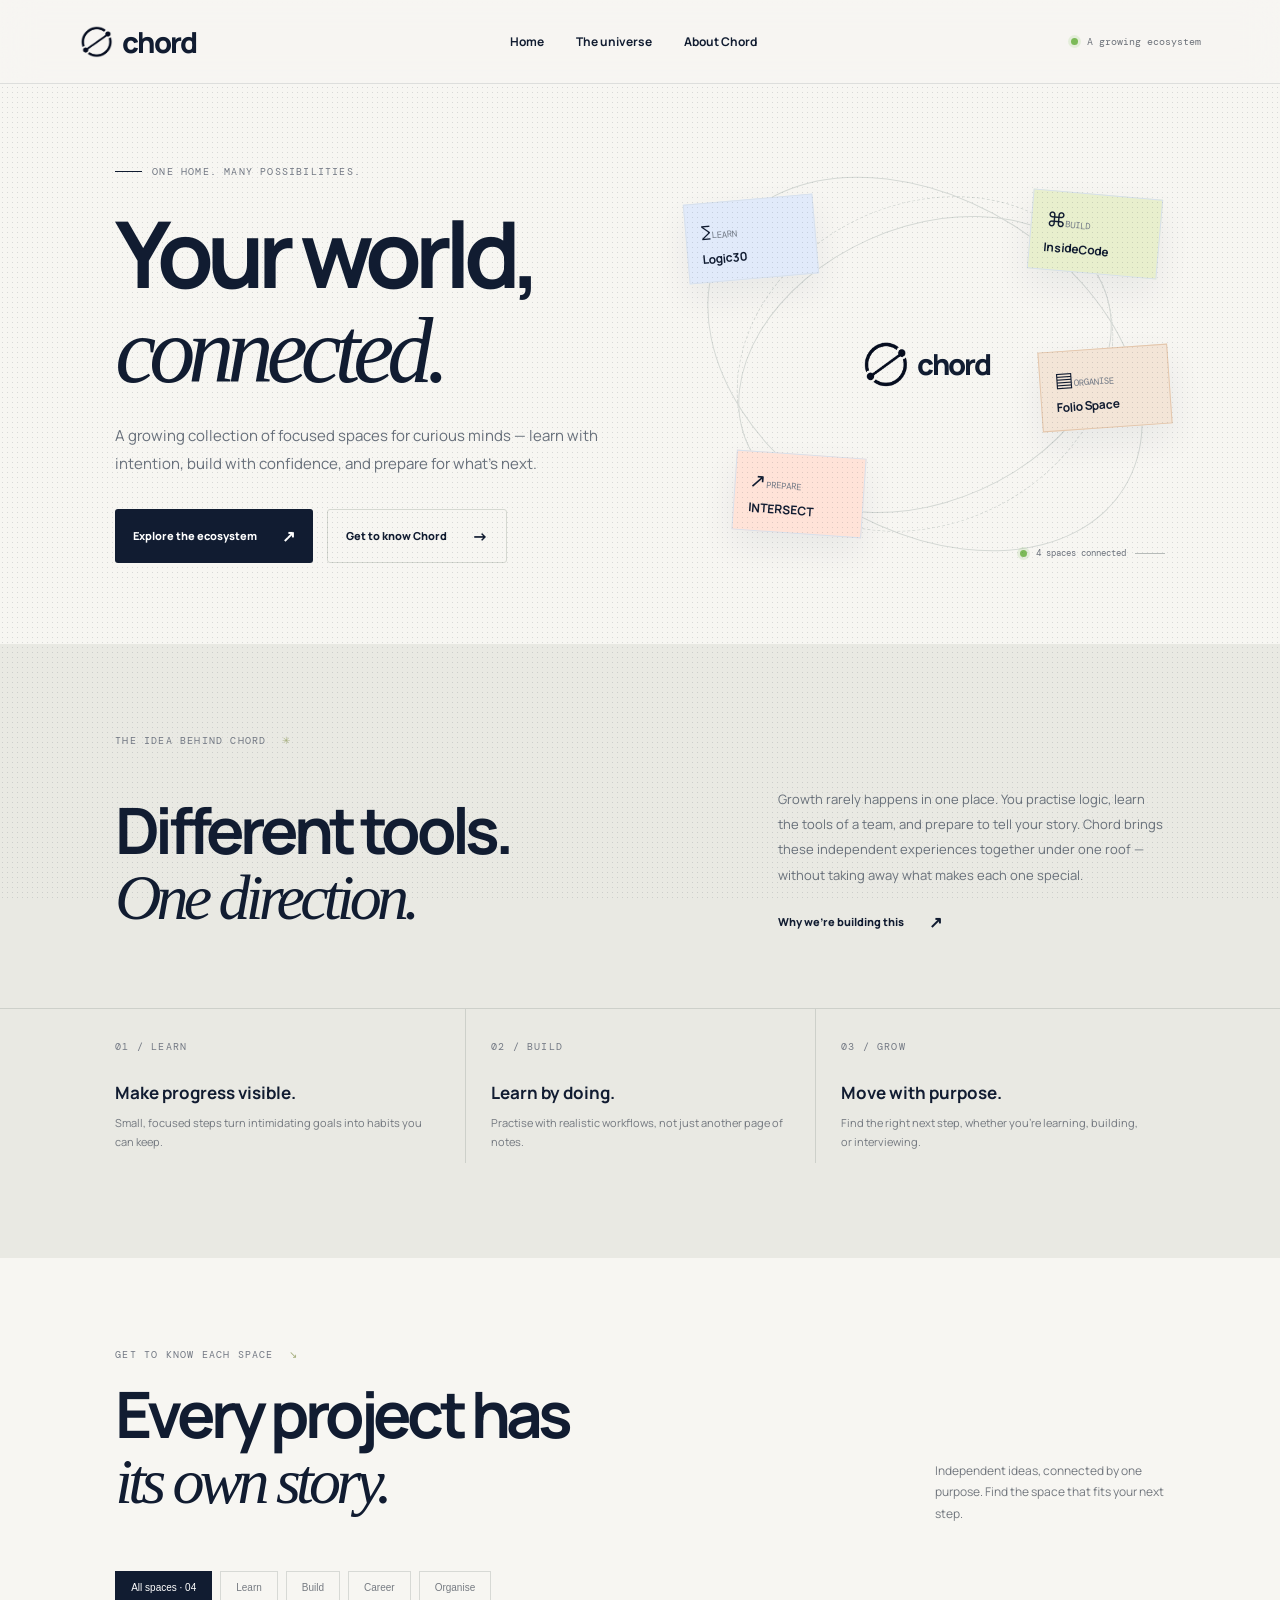
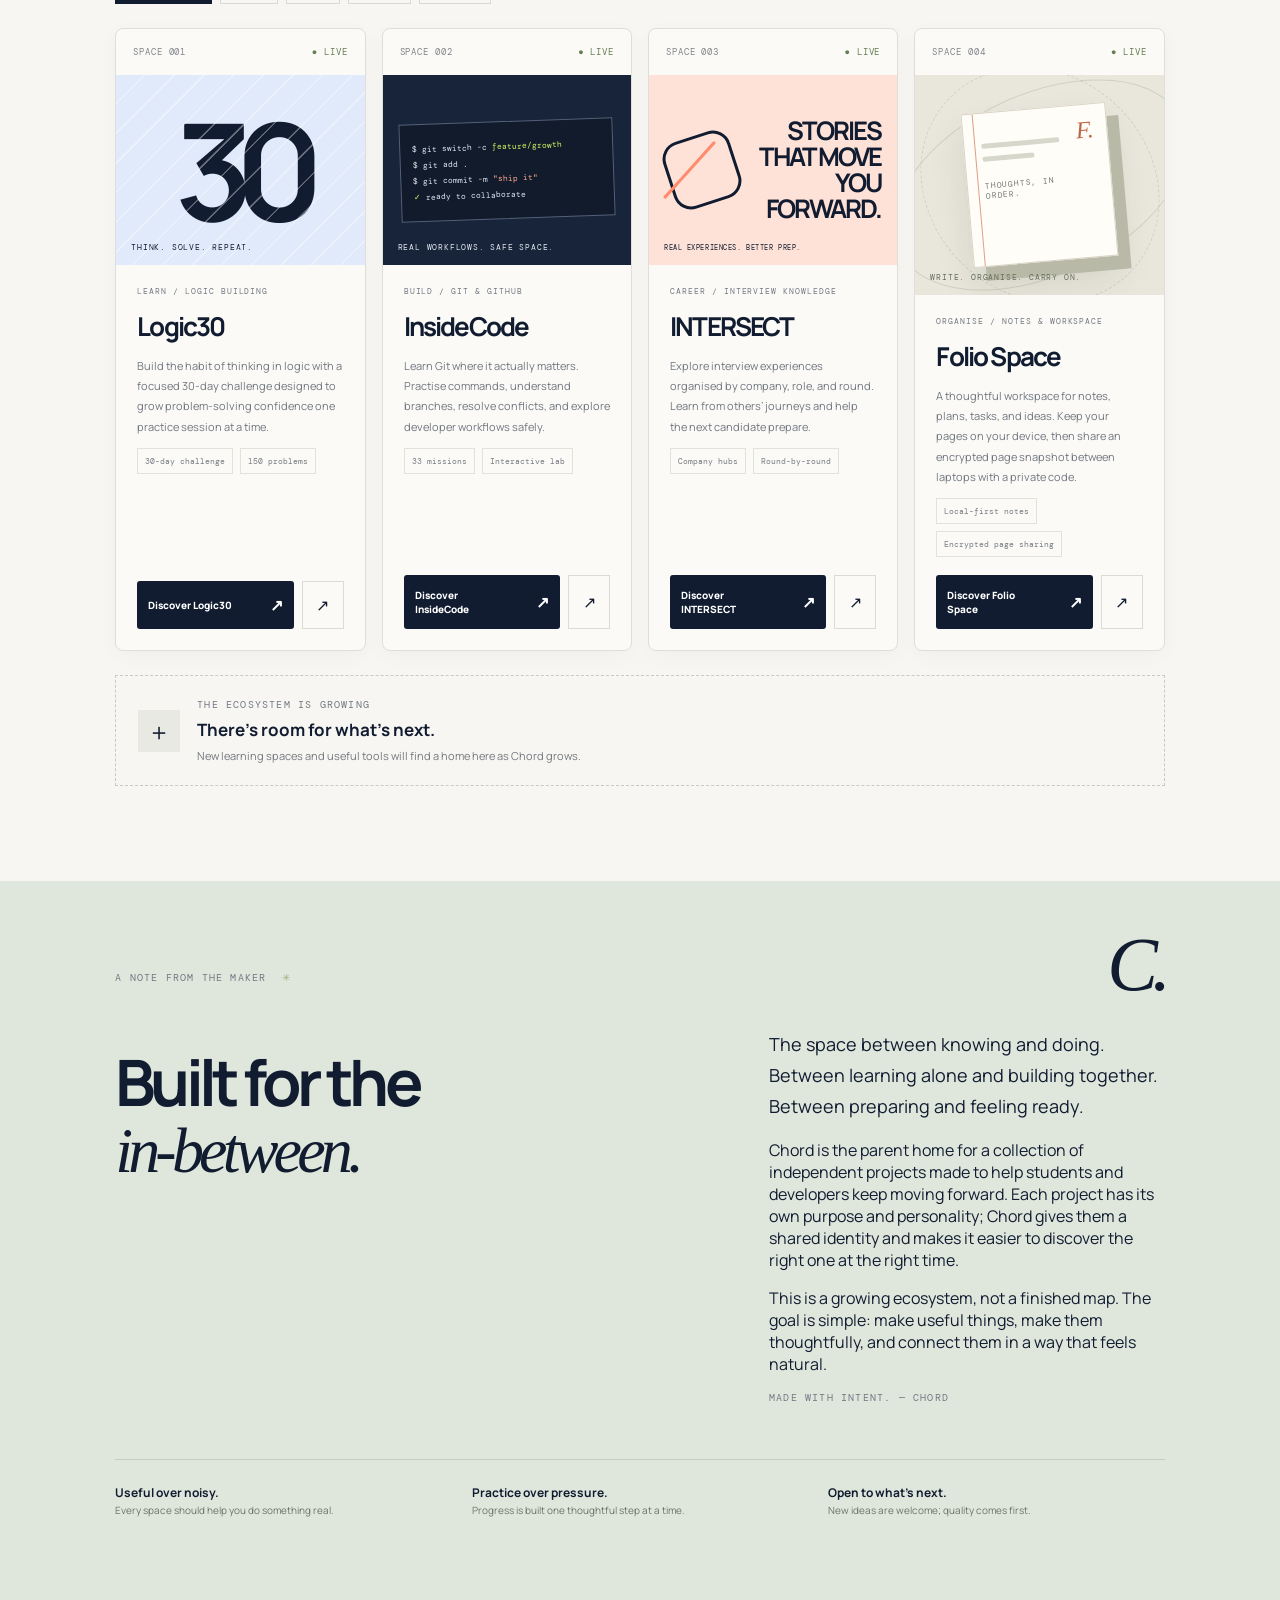
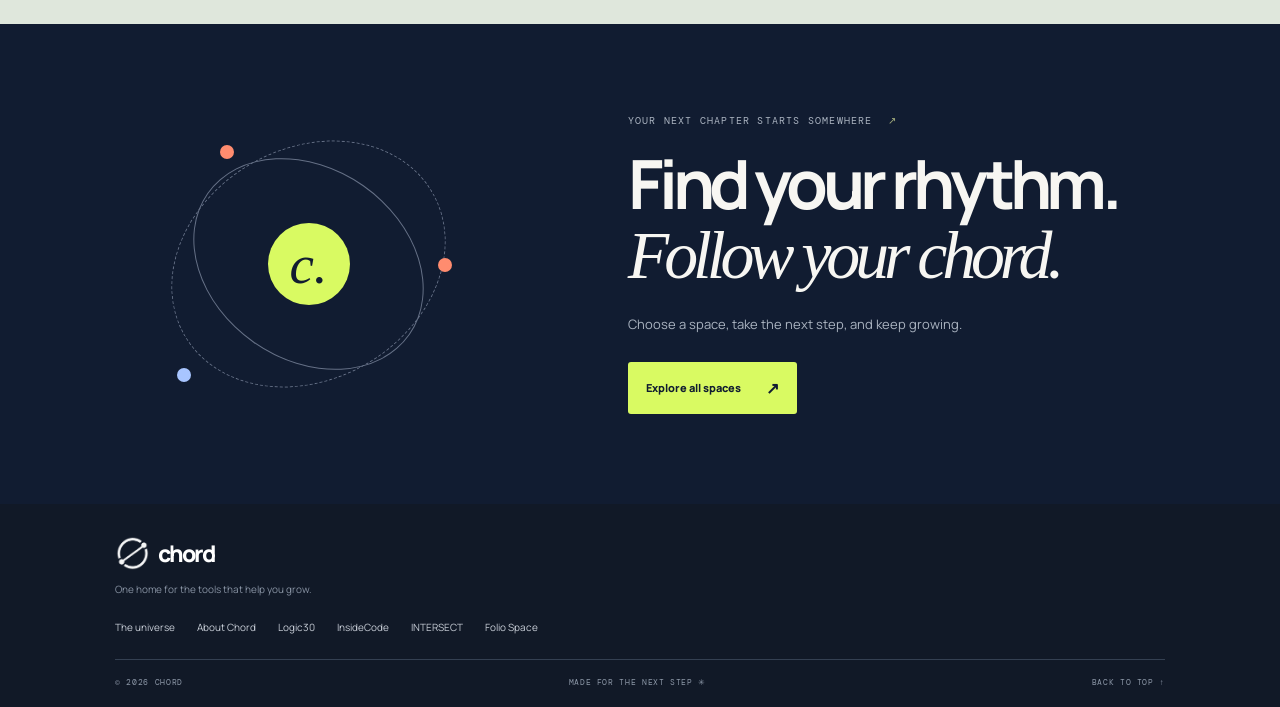
<file: index.html>
<!doctype html><html lang="en"><head><meta charset="utf-8"><meta name="viewport" content="width=device-width,initial-scale=1"><meta name="theme-color" content="#f7f6f2"><meta name="description" content="Chord — one home for the tools that help you learn, build, and grow."><title>Chord — Your world, connected.</title><link rel="icon" href="chord-mark.png"><link rel="stylesheet" href="styles.css"></head><body>
<header class="topbar"><a class="brand" href="index.html"><img src="chord-mark.png" alt="Chord symbol"><span>chord</span></a><nav class="nav"><a class="active" href="#home">Home</a><a href="#universe">The universe</a><a href="#about">About Chord</a></nav><div class="top-actions"><span class="status-dot"></span><span>A growing ecosystem</span></div><button class="menu-toggle" aria-label="Toggle navigation"><span></span><span></span></button></header>
<main><section class="hero wrap" id="home"><div class="reveal"><div class="kicker eyebrow">ONE HOME. MANY POSSIBILITIES.</div><h1>Your world,<br><em>connected.</em></h1><p class="lead">A growing collection of focused spaces for curious minds — learn with intention, build with confidence, and prepare for what’s next.</p><div class="hero-actions"><a class="button dark" href="#universe">Explore the ecosystem <span class="arrow">↗</span></a><a class="button outline" href="#about">Get to know Chord <span class="arrow">→</span></a></div></div>
<div class="hero-art reveal"><div class="orb"></div><div class="orb two"></div><div class="orb three"></div><div class="orb-core"><img src="chord-mark.png" alt=""><span>chord</span></div><a class="node learn" href="logic30.html"><span class="symbol">∑</span><small>LEARN</small><b>Logic30</b></a><a class="node build" href="insidecode.html"><span class="symbol">⌘</span><small>BUILD</small><b>InsideCode</b></a><a class="node career" href="intersect.html"><span class="symbol">↗</span><small>PREPARE</small><b>INTERSECT</b></a><a class="node folio-node" href="https://folio-space.pages.dev/"><span class="symbol">▤</span><small>ORGANISE</small><b>Folio Space</b></a><div class="orbit-caption"><span class="status-dot"></span> 4 spaces connected</div></div></section>
<section class="section manifesto" id="manifesto"><div class="kicker reveal">THE IDEA BEHIND CHORD <span>✳</span></div><div class="split"><h2 class="reveal">Different tools.<br><em>One direction.</em></h2><div class="reveal"><p>Growth rarely happens in one place. You practise logic, learn the tools of a team, and prepare to tell your story. Chord brings these independent experiences together under one roof — without taking away what makes each one special.</p><a class="button outline" href="#about">Why we’re building this <span class="arrow">↗</span></a></div></div><div class="principles"><article class="principle reveal"><span class="mono">01 / LEARN</span><h3>Make progress visible.</h3><p>Small, focused steps turn intimidating goals into habits you can keep.</p></article><article class="principle reveal"><span class="mono">02 / BUILD</span><h3>Learn by doing.</h3><p>Practise with realistic workflows, not just another page of notes.</p></article><article class="principle reveal"><span class="mono">03 / GROW</span><h3>Move with purpose.</h3><p>Find the right next step, whether you’re learning, building, or interviewing.</p></article></div></section>
<section class="section wrap" id="universe"><div class="universe-head reveal"><div><div class="kicker">GET TO KNOW EACH SPACE <span>↘</span></div><h2>Every project has<br><em>its own story.</em></h2></div><p>Independent ideas, connected by one purpose. Find the space that fits your next step.</p></div><div class="filters reveal" role="group" aria-label="Filter projects"><button class="filter active" data-filter="all">All spaces · 04</button><button class="filter" data-filter="learn">Learn</button><button class="filter" data-filter="build">Build</button><button class="filter" data-filter="career">Career</button><button class="filter" data-filter="organise">Organise</button></div>
<div class="cards">
<article class="card reveal" data-category="learn"><div class="card-top"><span>SPACE 001</span><span class="live">● LIVE</span></div><a href="logic30.html" aria-label="Discover Logic30"><div class="visual logic-visual"><strong>30</strong><span class="visual-tag">THINK. SOLVE. REPEAT.</span></div></a><div class="card-content"><div class="kicker">LEARN / LOGIC BUILDING</div><h3>Logic30</h3><p>Build the habit of thinking in logic with a focused 30-day challenge designed to grow problem-solving confidence one practice session at a time.</p><div class="meta"><span>30-day challenge</span><span>150 problems</span></div><div class="card-actions"><a class="button dark" href="logic30.html">Discover Logic30 <span class="arrow">↗</span></a><a class="circle-link" href="https://logic30.pages.dev/" target="_blank" rel="noopener" aria-label="Visit Logic30 website">↗</a></div></div></article>
<article class="card reveal" data-category="build"><div class="card-top"><span>SPACE 002</span><span class="live">● LIVE</span></div><a href="insidecode.html" aria-label="Discover InsideCode"><div class="visual git-visual"><div class="terminal">$ git switch -c <b>feature/growth</b><br>$ git add .<br>$ git commit -m <em>"ship it"</em><br><b>✓</b> ready to collaborate</div><span class="visual-tag">REAL WORKFLOWS. SAFE SPACE.</span></div></a><div class="card-content"><div class="kicker">BUILD / GIT & GITHUB</div><h3>InsideCode</h3><p>Learn Git where it actually matters. Practise commands, understand branches, resolve conflicts, and explore developer workflows safely.</p><div class="meta"><span>33 missions</span><span>Interactive lab</span></div><div class="card-actions"><a class="button dark" href="insidecode.html">Discover InsideCode <span class="arrow">↗</span></a><a class="circle-link" href="https://insidecode-git.vercel.app/" target="_blank" rel="noopener" aria-label="Visit InsideCode website">↗</a></div></div></article>
<article class="card reveal" data-category="career"><div class="card-top"><span>SPACE 003</span><span class="live">● LIVE</span></div><a href="intersect.html" aria-label="Discover INTERSECT"><div class="visual intersect-visual"><strong>STORIES<br>THAT MOVE<br>YOU FORWARD.</strong><span class="visual-tag">REAL EXPERIENCES. BETTER PREP.</span></div></a><div class="card-content"><div class="kicker">CAREER / INTERVIEW KNOWLEDGE</div><h3>INTERSECT</h3><p>Explore interview experiences organised by company, role, and round. Learn from others’ journeys and help the next candidate prepare.</p><div class="meta"><span>Company hubs</span><span>Round-by-round</span></div><div class="card-actions"><a class="button dark" href="intersect.html">Discover INTERSECT <span class="arrow">↗</span></a><a class="circle-link" href="https://intersect-ic.lovable.app/" target="_blank" rel="noopener" aria-label="Visit INTERSECT website">↗</a></div></div></article>
<article class="card reveal" data-category="organise"><div class="card-top"><span>SPACE 004</span><span class="live">● LIVE</span></div><a href="folio-space.html" aria-label="Discover Folio Space overview"><div class="visual folio-visual"><div class="folio-sheet"><span class="folio-lines"></span><span class="folio-lines short"></span><span class="folio-mark">F.</span><span class="folio-caption">THOUGHTS, IN ORDER.</span></div><span class="visual-tag">WRITE. ORGANISE. CARRY ON.</span></div></a><div class="card-content"><div class="kicker">ORGANISE / NOTES & WORKSPACE</div><h3>Folio Space</h3><p>A thoughtful workspace for notes, plans, tasks, and ideas. Keep your pages on your device, then share an encrypted page snapshot between laptops with a private code.</p><div class="meta"><span>Local-first notes</span><span>Encrypted page sharing</span></div><div class="card-actions"><a class="button dark" href="https://folio-space.pages.dev">Discover Folio Space <span class="arrow">↗</span></a><a class="circle-link" href="https://folio-space.pages.dev/" target="_blank" rel="noopener" aria-label="Open Folio Space app">↗</a></div></div></article></div><div class="future reveal"><div class="plus">＋</div><div><div class="kicker">THE ECOSYSTEM IS GROWING</div><h3>There’s room for what’s next.</h3><p>New learning spaces and useful tools will find a home here as Chord grows.</p></div></div></section>
<section class="section about" id="about"><div class="about-mark" aria-hidden="true">C.</div><div class="wrap"><div class="kicker reveal">A NOTE FROM THE MAKER <span>✳</span></div><div class="about-layout"><h2 class="reveal">Built for the<br><em>in-between.</em></h2><div class="about-copy reveal"><p class="big">The space between knowing and doing. Between learning alone and building together. Between preparing and feeling ready.</p><p>Chord is the parent home for a collection of independent projects made to help students and developers keep moving forward. Each project has its own purpose and personality; Chord gives them a shared identity and makes it easier to discover the right one at the right time.</p><p>This is a growing ecosystem, not a finished map. The goal is simple: make useful things, make them thoughtfully, and connect them in a way that feels natural.</p><div class="mono">MADE WITH INTENT. — CHORD</div></div></div><div class="values"><div><b>Useful over noisy.</b><p>Every space should help you do something real.</p></div><div><b>Practice over pressure.</b><p>Progress is built one thoughtful step at a time.</p></div><div><b>Open to what’s next.</b><p>New ideas are welcome; quality comes first.</p></div></div></div></section><section class="closing-cta"><div class="closing-grid"><div class="closing-orbit reveal"><div class="closing-core">c.</div><span class="closing-dot coral"></span><span class="closing-dot blue"></span><span class="closing-dot orange"></span></div><div class="reveal"><div class="kicker">YOUR NEXT CHAPTER STARTS SOMEWHERE <span>↗</span></div><h2>Find your rhythm.<br><em>Follow your chord.</em></h2><p>Choose a space, take the next step, and keep growing.</p><a class="button light" href="#universe">Explore all spaces <span class="arrow">↗</span></a></div></div></section></main>
<footer class="footer"><a class="brand" href="index.html"><img src="chord-mark.png" alt=""><span>chord</span></a><p>One home for the tools that help you grow.</p><div class="footer-links"><a href="#universe">The universe</a><a href="#about">About Chord</a><a href="logic30.html">Logic30</a><a href="insidecode.html">InsideCode</a><a href="intersect.html">INTERSECT</a><a href="https://folio-space.pages.dev/">Folio Space</a></div><div class="footer-bottom"><span>© <span data-year></span> CHORD</span><span>MADE FOR THE NEXT STEP ✳</span><a href="#home">BACK TO TOP ↑</a></div></footer><script src="script.js"></script></body></html>
</file>
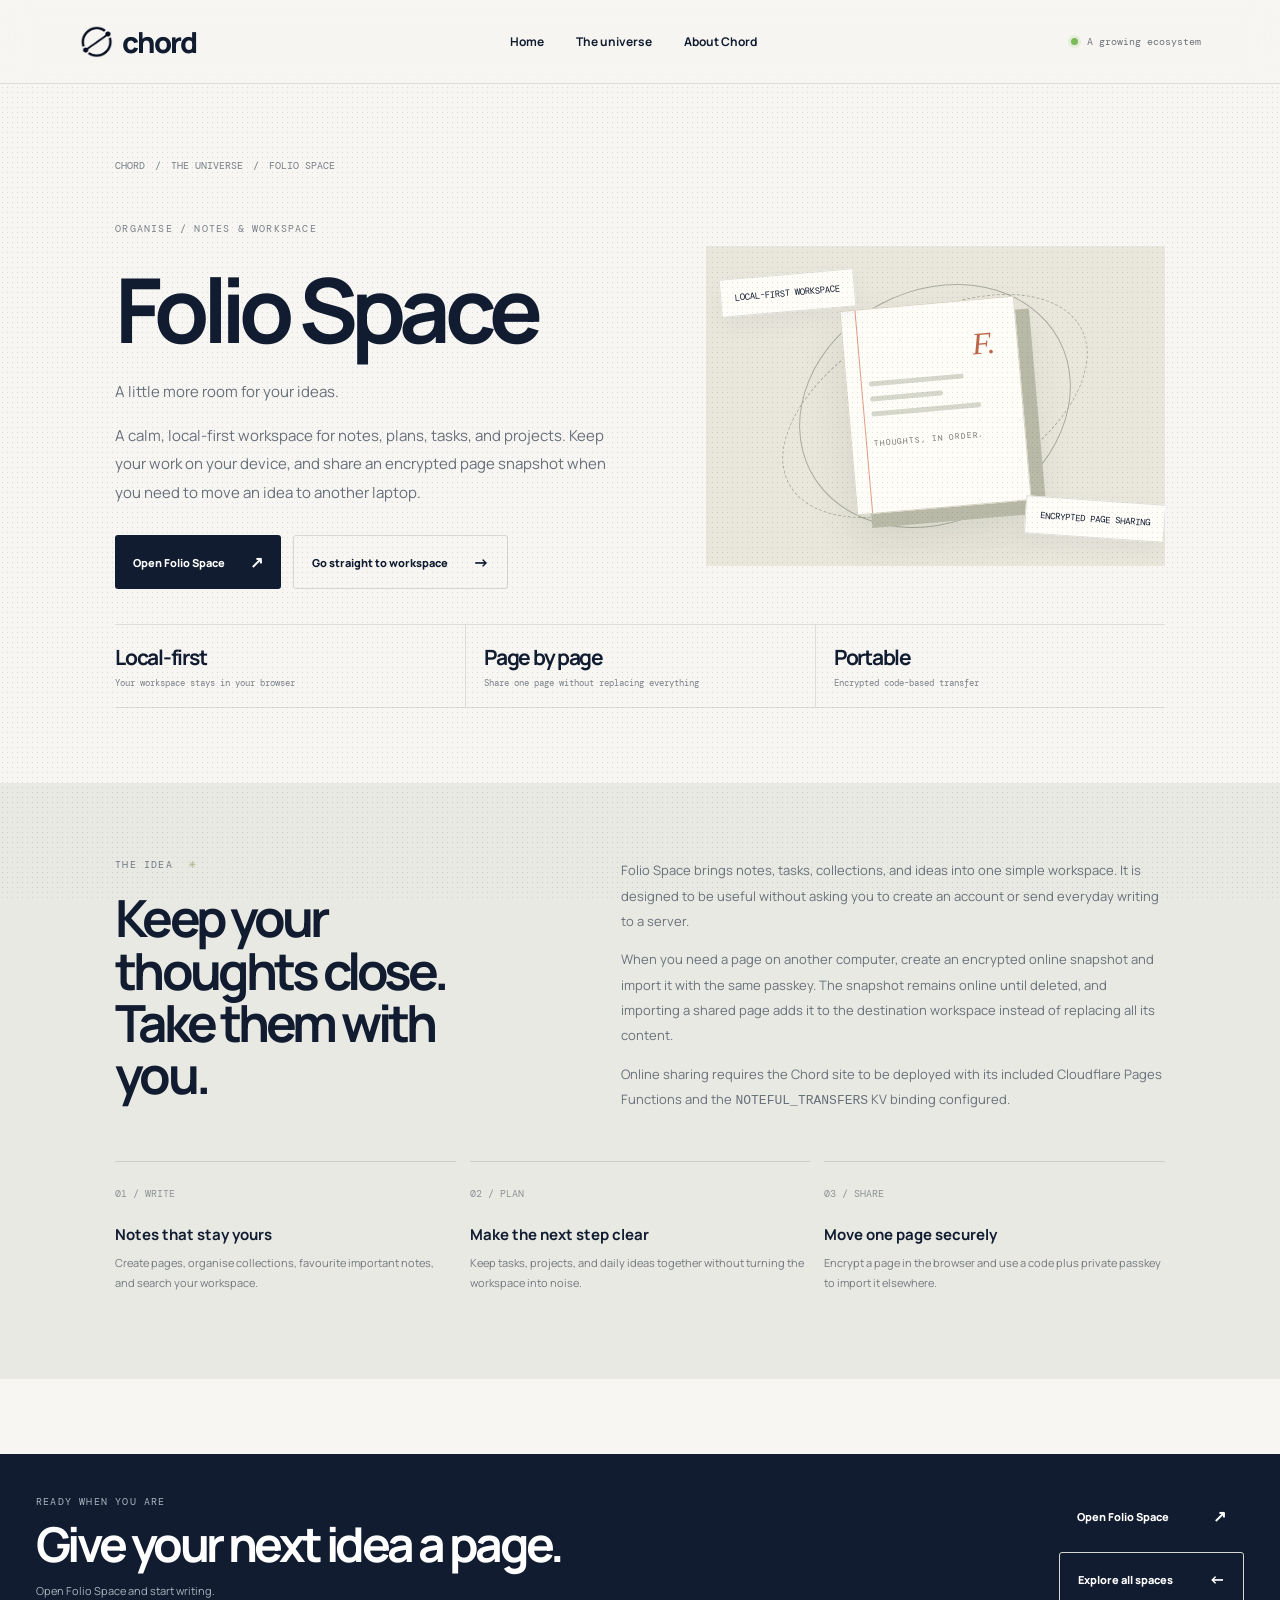
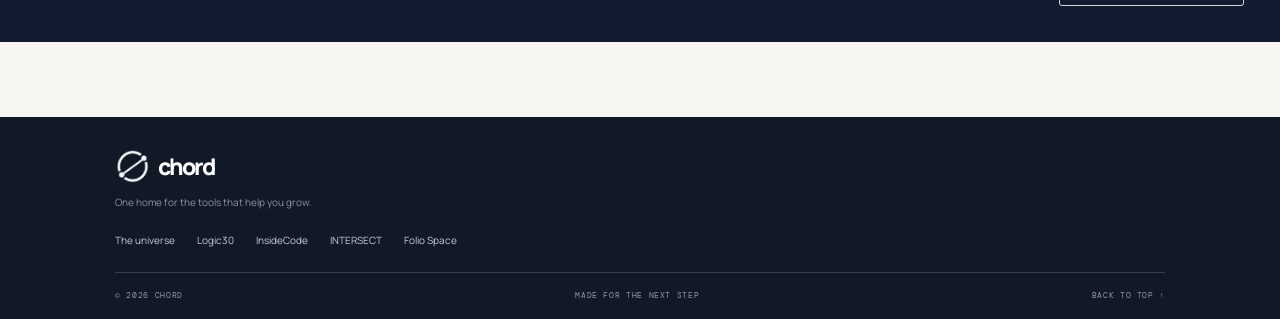
<file: folio-space.html>
<!doctype html><html lang="en"><head><meta charset="utf-8"><meta name="viewport" content="width=device-width,initial-scale=1"><meta name="theme-color" content="#f7f6f2"><meta name="description" content="Folio Space — a local-first notebook for notes, plans, and ideas, part of Chord."><title>Folio Space — Chord</title><link rel="icon" href="chord-mark.png"><link rel="stylesheet" href="styles.css"></head><body>
<header class="topbar"><a class="brand" href="index.html"><img src="chord-mark.png" alt="Chord symbol"><span>chord</span></a><nav class="nav"><a href="index.html#home">Home</a><a class="active" href="index.html#universe">The universe</a><a href="index.html#about">About Chord</a></nav><div class="top-actions"><span class="status-dot"></span><span>A growing ecosystem</span></div><button class="menu-toggle" aria-label="Toggle navigation"><span></span><span></span></button></header>
<main><section class="detail-hero wrap"><div class="breadcrumb"><a href="index.html">CHORD</a><span>/</span><a href="index.html#universe">THE UNIVERSE</a><span>/</span><span>FOLIO SPACE</span></div><div class="detail-hero-grid"><div class="reveal"><div class="detail-label">ORGANISE / NOTES & WORKSPACE</div><h1>Folio Space</h1><p class="lead">A little more room for your ideas.</p><p class="lead">A calm, local-first workspace for notes, plans, tasks, and projects. Keep your work on your device, and share an encrypted page snapshot when you need to move an idea to another laptop.</p><div class="detail-actions"><a class="button dark" href="folio-space/index.html">Open Folio Space <span class="arrow">↗</span></a><a class="button outline" href="folio-space/app.html">Go straight to workspace <span class="arrow">→</span></a></div></div><div class="detail-art folio-detail-art reveal"><div class="folio-detail-paper"><span>F.</span><i></i><i></i><i></i><b>THOUGHTS, IN ORDER.</b></div><span class="floating a">LOCAL-FIRST WORKSPACE</span><span class="floating b">ENCRYPTED PAGE SHARING</span></div></div><div class="detail-stat-row reveal"><div class="detail-stat"><strong>Local-first</strong><span>Your workspace stays in your browser</span></div><div class="detail-stat"><strong>Page by page</strong><span>Share one page without replacing everything</span></div><div class="detail-stat"><strong>Portable</strong><span>Encrypted code-based transfer</span></div></div></section>
<section class="detail-section soft"><div class="wrap detail-grid"><div class="reveal"><div class="kicker">THE IDEA <span>✳</span></div><h2>Keep your thoughts close. Take them with you.</h2></div><div class="reveal body-copy"><p>Folio Space brings notes, tasks, collections, and ideas into one simple workspace. It is designed to be useful without asking you to create an account or send everyday writing to a server.</p><p>When you need a page on another computer, create an encrypted online snapshot and import it with the same passkey. The snapshot remains online until deleted, and importing a shared page adds it to the destination workspace instead of replacing all its content.</p><p>Online sharing requires the Chord site to be deployed with its included Cloudflare Pages Functions and the <code>NOTEFUL_TRANSFERS</code> KV binding configured.</p></div></div><div class="wrap feature-list"><article class="feature reveal"><span class="n">01 / WRITE</span><h3>Notes that stay yours</h3><p>Create pages, organise collections, favourite important notes, and search your workspace.</p></article><article class="feature reveal"><span class="n">02 / PLAN</span><h3>Make the next step clear</h3><p>Keep tasks, projects, and daily ideas together without turning the workspace into noise.</p></article><article class="feature reveal"><span class="n">03 / SHARE</span><h3>Move one page securely</h3><p>Encrypt a page in the browser and use a code plus private passkey to import it elsewhere.</p></article></div></section><section class="detail-section"><div class="wrap next-panel reveal"><div><div class="kicker">READY WHEN YOU ARE</div><h2>Give your next idea a page.</h2><p>Open Folio Space and start writing.</p></div><div class="actions"><a class="button dark" href="folio-space/index.html">Open Folio Space <span class="arrow">↗</span></a><a class="button outline" href="index.html#universe">Explore all spaces <span class="arrow">←</span></a></div></div></section></main>
<footer class="footer"><a class="brand" href="index.html"><img src="chord-mark.png" alt=""><span>chord</span></a><p>One home for the tools that help you grow.</p><div class="footer-links"><a href="index.html#universe">The universe</a><a href="logic30.html">Logic30</a><a href="insidecode.html">InsideCode</a><a href="intersect.html">INTERSECT</a><a href="folio-space/index.html">Folio Space</a></div><div class="footer-bottom"><span>© <span data-year></span> CHORD</span><span>MADE FOR THE NEXT STEP</span><a href="#home">BACK TO TOP ↑</a></div></footer><style>
.folio-detail-art{background:#e9e7dc!important;overflow:hidden}.folio-detail-art:before,.folio-detail-art:after{content:"";position:absolute;width:280px;height:230px;border:1px solid #a9ad9d;border-radius:50%;transform:rotate(-28deg);animation:folioDetailOrbit 25s linear infinite}.folio-detail-art:after{width:330px;height:180px;animation-direction:reverse;border-style:dashed}.folio-detail-paper{z-index:2;position:relative;width:175px;height:205px;padding:26px 22px;background:#fffdf8;border:1px solid #d9d4c6;box-shadow:14px 14px 0 #b8b9a6,0 25px 45px #363d2b20;transform:rotate(-5deg);animation:paperBob 5s ease-in-out infinite}.folio-detail-paper:before{content:"";position:absolute;left:14px;top:0;bottom:0;width:1px;background:#df9f83}.folio-detail-paper span{display:block;text-align:right;font:italic 31px Georgia,serif;color:#bd6547}.folio-detail-paper i{display:block;height:5px;width:95px;background:#d7d8cc;border-radius:2px;margin:10px 0}.folio-detail-paper i:nth-of-type(2){width:73px}.folio-detail-paper i:nth-of-type(3){width:110px}.folio-detail-paper b{display:block;margin-top:22px;font:8px var(--mono);letter-spacing:.1em;color:#72766b}.detail-hero .detail-hero-grid{align-items:center}@keyframes folioDetailOrbit{to{transform:rotate(332deg)}}@keyframes paperBob{0%,100%{transform:rotate(-5deg) translateY(0)}50%{transform:rotate(-2deg) translateY(-8px)}}@media(prefers-reduced-motion:reduce){.folio-detail-art:before,.folio-detail-art:after,.folio-detail-paper{animation:none}}
</style><script src="script.js"></script></body></html>
</file>
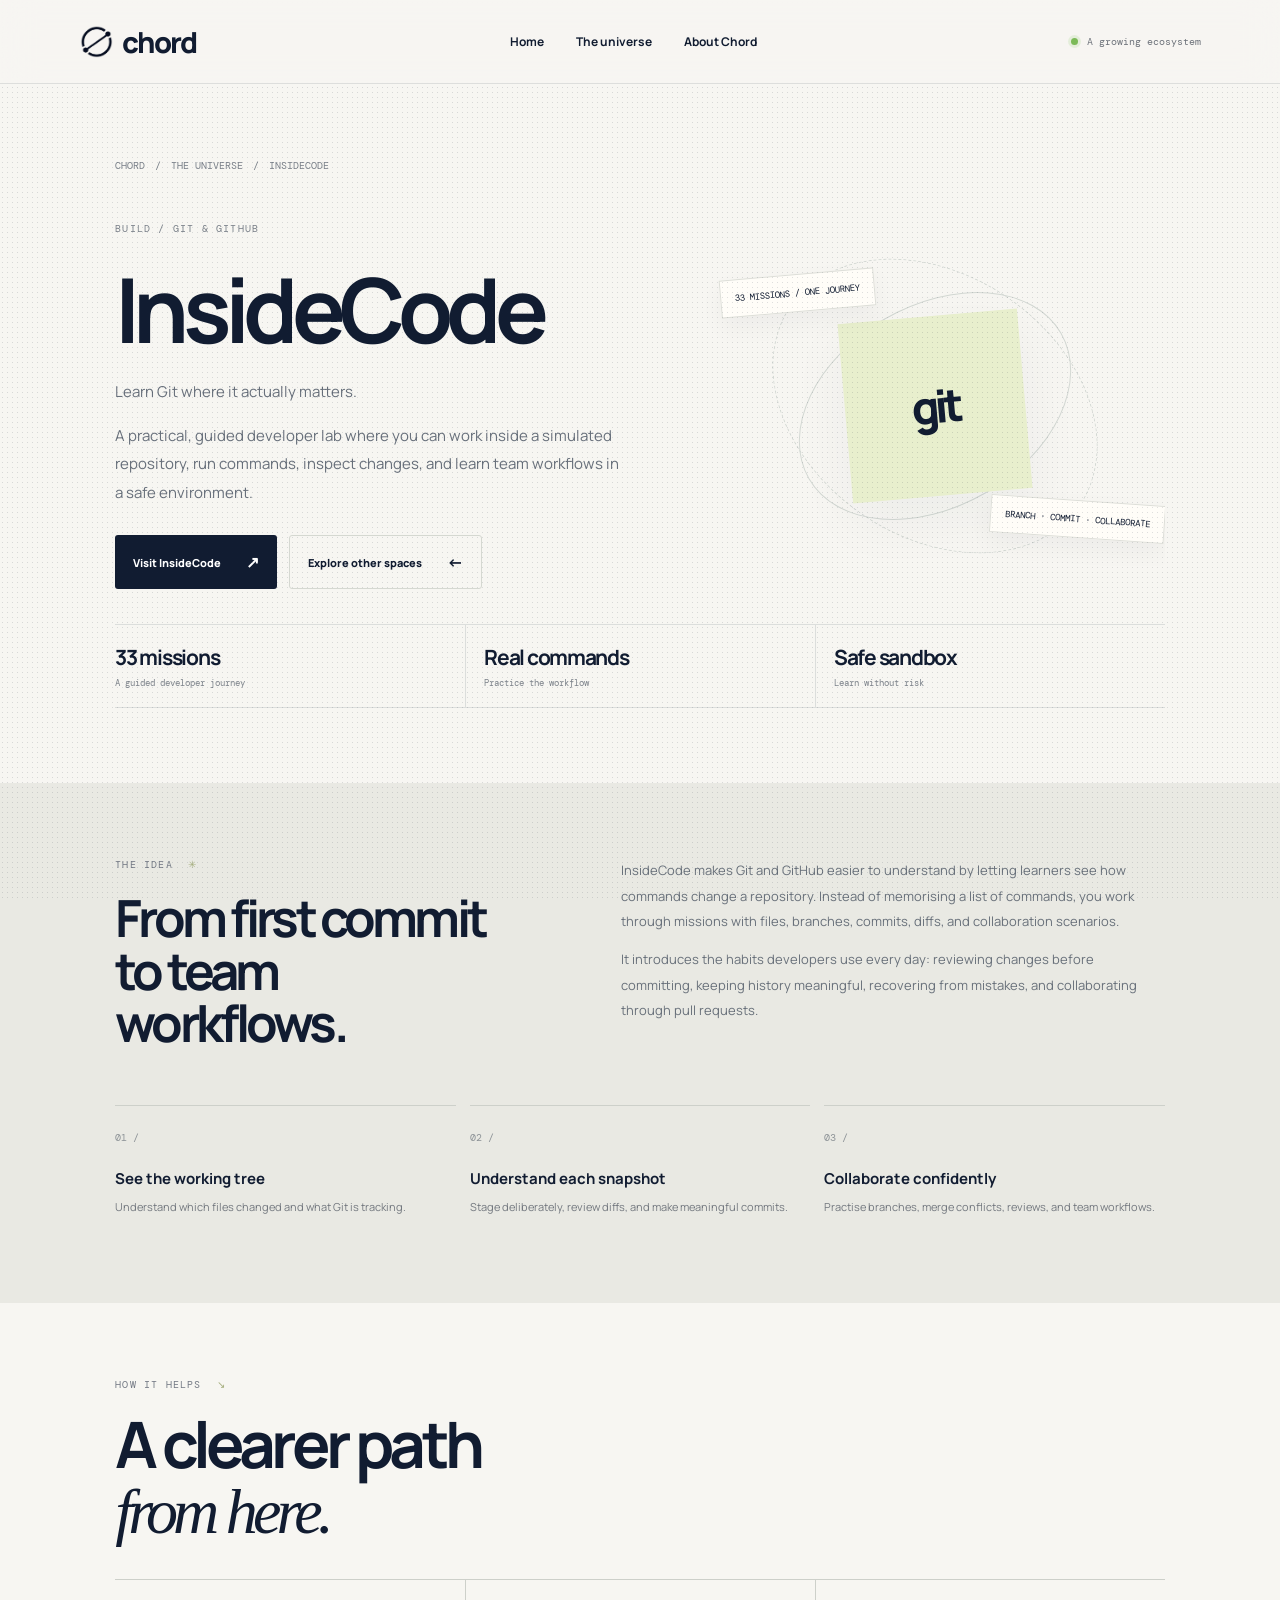
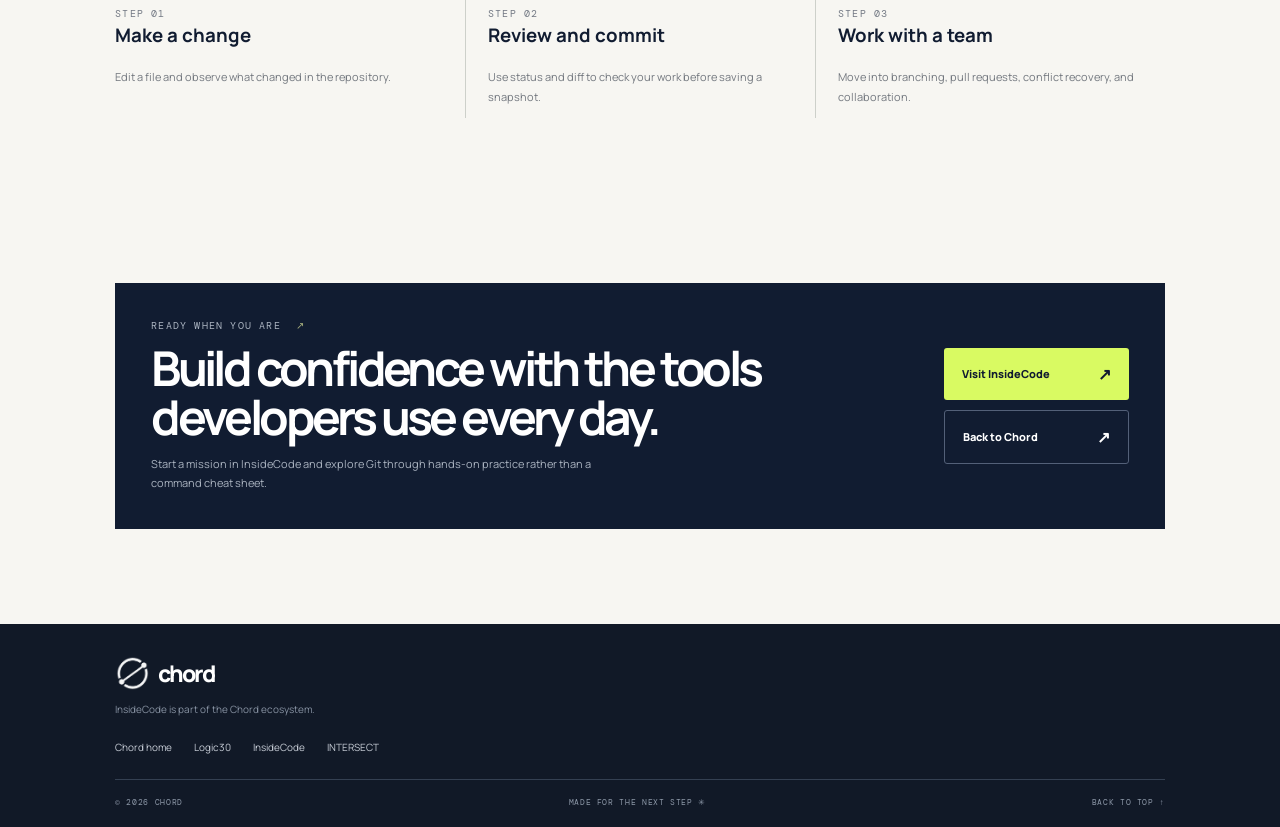
<file: insidecode.html>
<!doctype html><html lang="en"><head><meta charset="utf-8"><meta name="viewport" content="width=device-width,initial-scale=1"><meta name="theme-color" content="#f7f6f2"><meta name="description" content="InsideCode — part of the Chord ecosystem."><title>InsideCode — Chord</title><link rel="icon" href="chord-mark.png"><link rel="stylesheet" href="styles.css"></head><body>
<header class="topbar"><a class="brand" href="index.html"><img src="chord-mark.png" alt="Chord symbol"><span>chord</span></a><nav class="nav"><a href="index.html#home">Home</a><a class="active" href="index.html#universe">The universe</a><a href="index.html#about">About Chord</a></nav><div class="top-actions"><span class="status-dot"></span><span>A growing ecosystem</span></div><button class="menu-toggle" aria-label="Toggle navigation"><span></span><span></span></button></header>
<main><section class="detail-hero wrap"><div class="breadcrumb"><a href="index.html">CHORD</a><span>/</span><a href="index.html#universe">THE UNIVERSE</a><span>/</span><span>INSIDECODE</span></div><div class="detail-hero-grid"><div class="reveal"><div class="detail-label">BUILD / GIT & GITHUB</div><h1>InsideCode</h1><p class="lead">Learn Git where it actually matters.</p><p class="lead">A practical, guided developer lab where you can work inside a simulated repository, run commands, inspect changes, and learn team workflows in a safe environment.</p><div class="detail-actions"><a class="button dark" href="https://insidecode-git.vercel.app/" target="_blank" rel="noopener noreferrer">Visit InsideCode <span class="arrow">↗</span></a><a class="button outline" href="index.html#universe">Explore other spaces <span class="arrow">←</span></a></div></div><div class="detail-art git reveal"><div class="art-badge">git</div><span class="floating a">33 MISSIONS / ONE JOURNEY</span><span class="floating b">BRANCH · COMMIT · COLLABORATE</span></div></div><div class="detail-stat-row reveal"><div class="detail-stat"><strong>33 missions</strong><span>A guided developer journey</span></div><div class="detail-stat"><strong>Real commands</strong><span>Practice the workflow</span></div><div class="detail-stat"><strong>Safe sandbox</strong><span>Learn without risk</span></div></div></section>
<section class="detail-section soft"><div class="wrap detail-grid"><div class="reveal"><div class="kicker">THE IDEA <span>✳</span></div><h2>From first commit to team workflows.</h2></div><div class="reveal body-copy"><p>InsideCode makes Git and GitHub easier to understand by letting learners see how commands change a repository. Instead of memorising a list of commands, you work through missions with files, branches, commits, diffs, and collaboration scenarios.</p><p>It introduces the habits developers use every day: reviewing changes before committing, keeping history meaningful, recovering from mistakes, and collaborating through pull requests.</p></div></div><div class="wrap feature-list"><article class="feature reveal"><span class="n">01 /</span><h3>See the working tree</h3><p>Understand which files changed and what Git is tracking.</p></article><article class="feature reveal"><span class="n">02 /</span><h3>Understand each snapshot</h3><p>Stage deliberately, review diffs, and make meaningful commits.</p></article><article class="feature reveal"><span class="n">03 /</span><h3>Collaborate confidently</h3><p>Practise branches, merge conflicts, reviews, and team workflows.</p></article></div></section>
<section class="detail-section "><div class="wrap"><div class="kicker reveal">HOW IT HELPS <span>↘</span></div><h2 class="reveal">A clearer path<br><em>from here.</em></h2><div class="steps"><article class="step reveal"><span class="mono">STEP 01</span><h3>Make a change</h3><p>Edit a file and observe what changed in the repository.</p></article><article class="step reveal"><span class="mono">STEP 02</span><h3>Review and commit</h3><p>Use status and diff to check your work before saving a snapshot.</p></article><article class="step reveal"><span class="mono">STEP 03</span><h3>Work with a team</h3><p>Move into branching, pull requests, conflict recovery, and collaboration.</p></article></div></div></section>
<section class="section wrap"><div class="next-panel reveal"><div><div class="kicker">READY WHEN YOU ARE <span>↗</span></div><h2>Build confidence with the tools developers use every day.</h2><p>Start a mission in InsideCode and explore Git through hands-on practice rather than a command cheat sheet.</p></div><div class="actions"><a class="button light" href="https://insidecode-git.vercel.app/" target="_blank" rel="noopener noreferrer">Visit InsideCode <span class="arrow">↗</span></a><a class="button outline" style="color:white;border-color:#536078" href="index.html#universe">Back to Chord <span class="arrow">↗</span></a></div></div></section></main>
<footer class="footer"><a class="brand" href="index.html"><img src="chord-mark.png" alt=""><span>chord</span></a><p>InsideCode is part of the Chord ecosystem.</p><div class="footer-links"><a href="index.html">Chord home</a><a href="logic30.html">Logic30</a><a href="insidecode.html">InsideCode</a><a href="intersect.html">INTERSECT</a></div><div class="footer-bottom"><span>© <span data-year></span> CHORD</span><span>MADE FOR THE NEXT STEP ✳</span><a href="#">BACK TO TOP ↑</a></div></footer><script src="script.js"></script></body></html>
</file>
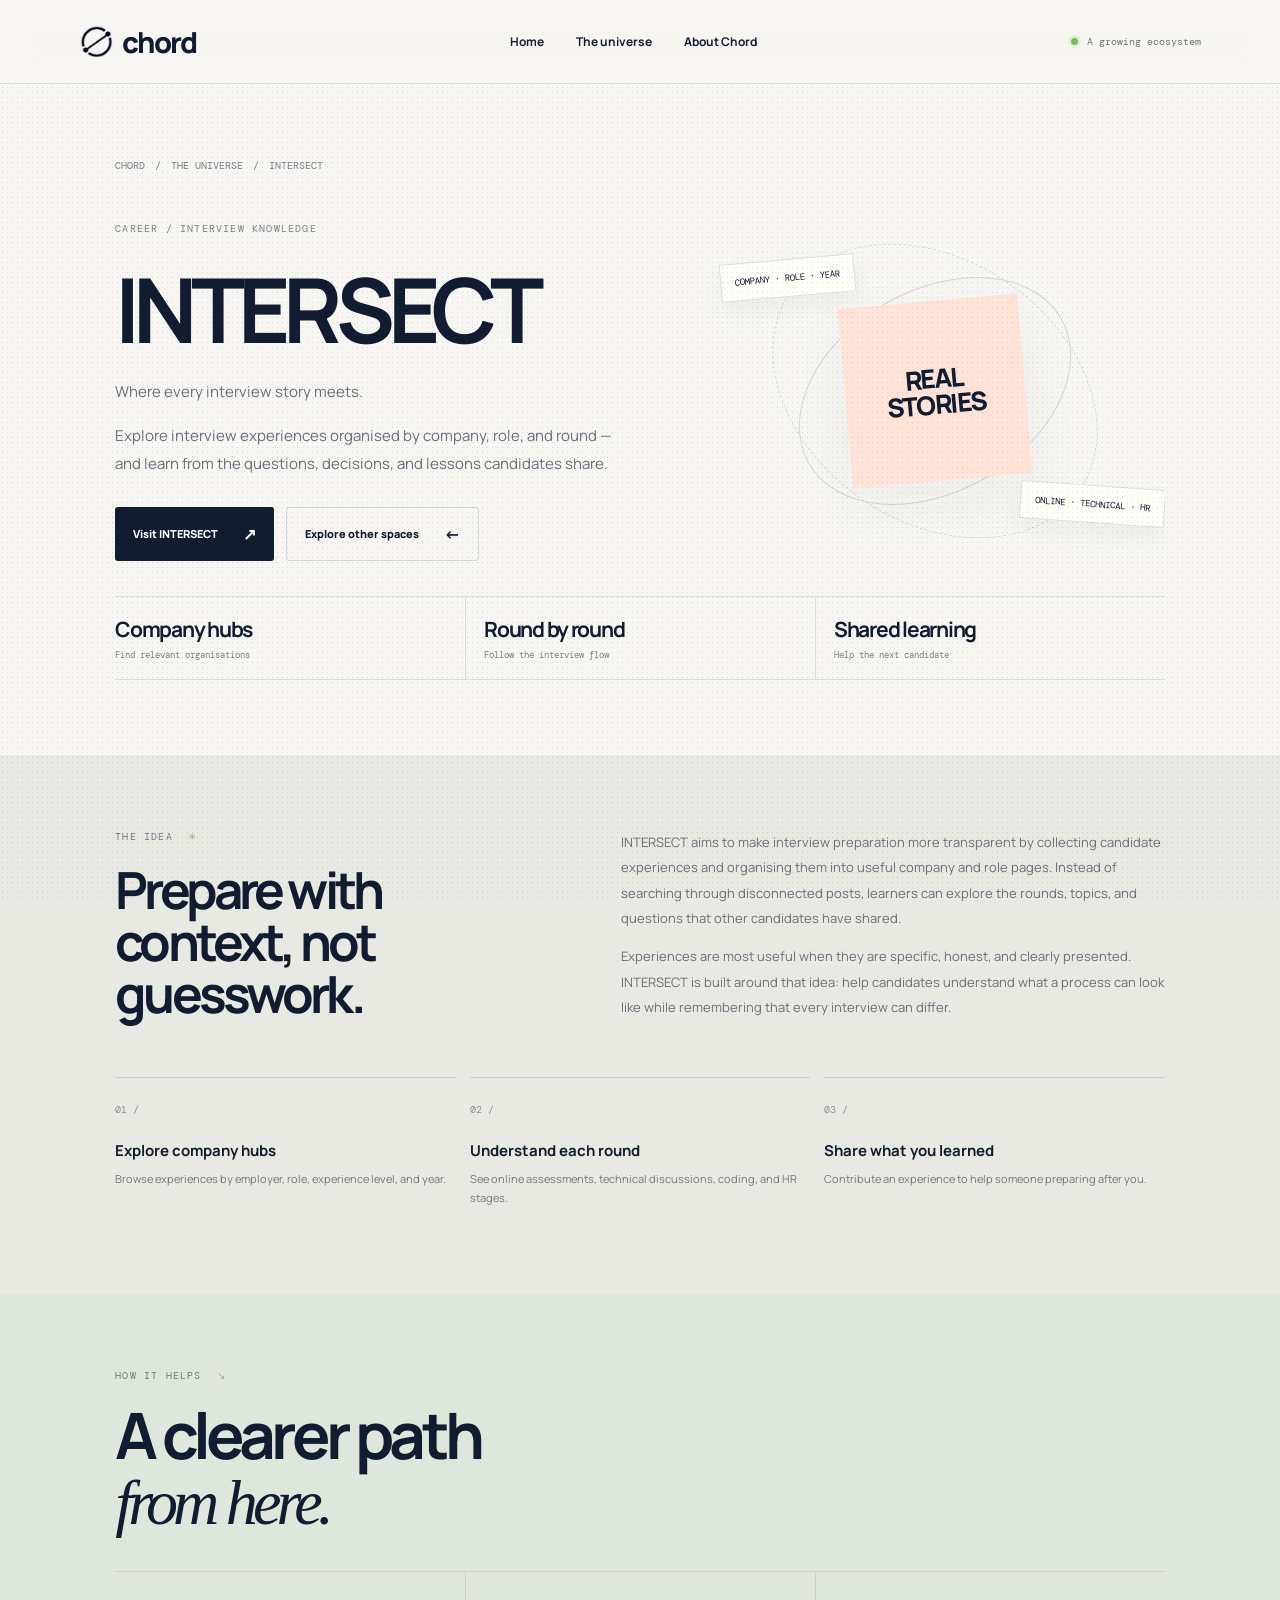
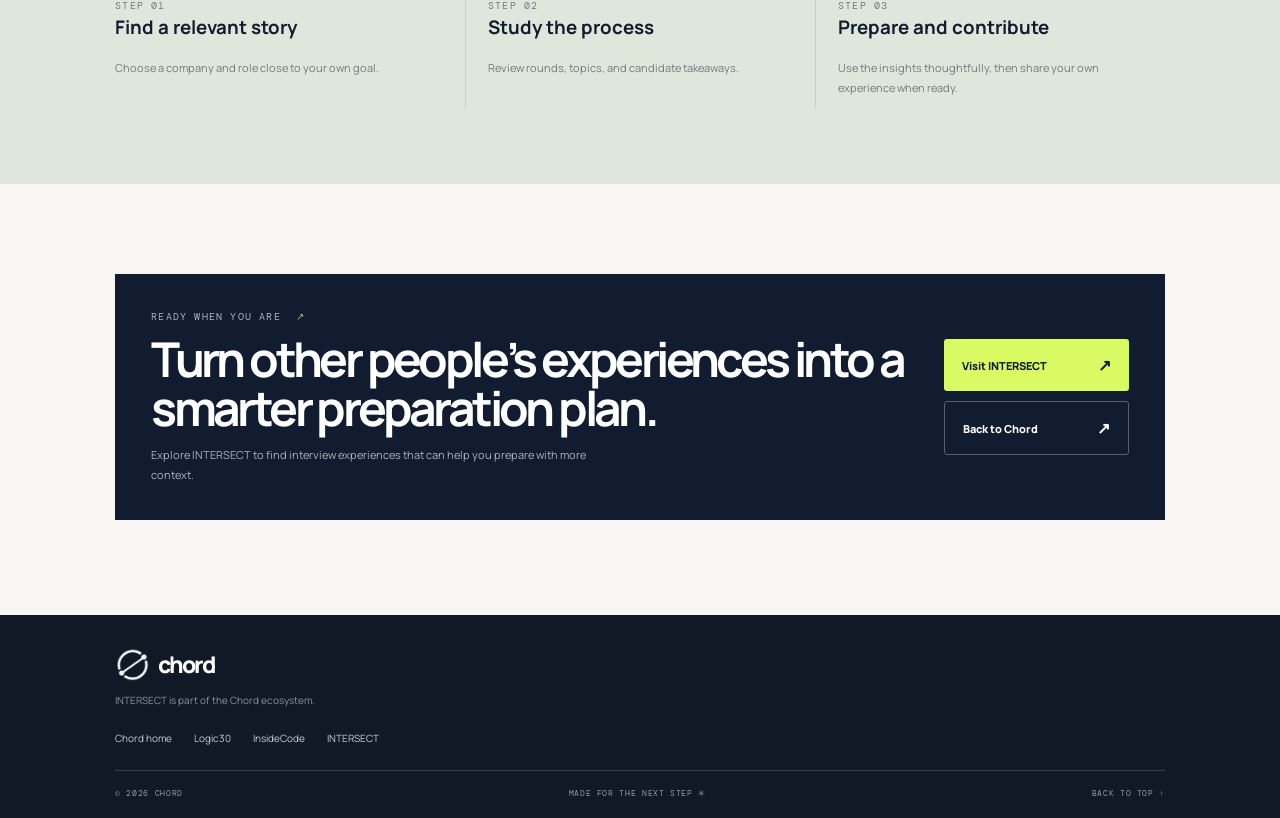
<file: intersect.html>
<!doctype html><html lang="en"><head><meta charset="utf-8"><meta name="viewport" content="width=device-width,initial-scale=1"><meta name="theme-color" content="#f7f6f2"><meta name="description" content="INTERSECT — part of the Chord ecosystem."><title>INTERSECT — Chord</title><link rel="icon" href="chord-mark.png"><link rel="stylesheet" href="styles.css"></head><body>
<header class="topbar"><a class="brand" href="index.html"><img src="chord-mark.png" alt="Chord symbol"><span>chord</span></a><nav class="nav"><a href="index.html#home">Home</a><a class="active" href="index.html#universe">The universe</a><a href="index.html#about">About Chord</a></nav><div class="top-actions"><span class="status-dot"></span><span>A growing ecosystem</span></div><button class="menu-toggle" aria-label="Toggle navigation"><span></span><span></span></button></header>
<main><section class="detail-hero wrap"><div class="breadcrumb"><a href="index.html">CHORD</a><span>/</span><a href="index.html#universe">THE UNIVERSE</a><span>/</span><span>INTERSECT</span></div><div class="detail-hero-grid"><div class="reveal"><div class="detail-label">CAREER / INTERVIEW KNOWLEDGE</div><h1>INTERSECT</h1><p class="lead">Where every interview story meets.</p><p class="lead">Explore interview experiences organised by company, role, and round — and learn from the questions, decisions, and lessons candidates share.</p><div class="detail-actions"><a class="button dark" href="https://intersect-ic.lovable.app/" target="_blank" rel="noopener noreferrer">Visit INTERSECT <span class="arrow">↗</span></a><a class="button outline" href="index.html#universe">Explore other spaces <span class="arrow">←</span></a></div></div><div class="detail-art intersect reveal"><div class="art-badge">REAL<br>STORIES</div><span class="floating a">COMPANY · ROLE · YEAR</span><span class="floating b">ONLINE · TECHNICAL · HR</span></div></div><div class="detail-stat-row reveal"><div class="detail-stat"><strong>Company hubs</strong><span>Find relevant organisations</span></div><div class="detail-stat"><strong>Round by round</strong><span>Follow the interview flow</span></div><div class="detail-stat"><strong>Shared learning</strong><span>Help the next candidate</span></div></div></section>
<section class="detail-section soft"><div class="wrap detail-grid"><div class="reveal"><div class="kicker">THE IDEA <span>✳</span></div><h2>Prepare with context, not guesswork.</h2></div><div class="reveal body-copy"><p>INTERSECT aims to make interview preparation more transparent by collecting candidate experiences and organising them into useful company and role pages. Instead of searching through disconnected posts, learners can explore the rounds, topics, and questions that other candidates have shared.</p><p>Experiences are most useful when they are specific, honest, and clearly presented. INTERSECT is built around that idea: help candidates understand what a process can look like while remembering that every interview can differ.</p></div></div><div class="wrap feature-list"><article class="feature reveal"><span class="n">01 /</span><h3>Explore company hubs</h3><p>Browse experiences by employer, role, experience level, and year.</p></article><article class="feature reveal"><span class="n">02 /</span><h3>Understand each round</h3><p>See online assessments, technical discussions, coding, and HR stages.</p></article><article class="feature reveal"><span class="n">03 /</span><h3>Share what you learned</h3><p>Contribute an experience to help someone preparing after you.</p></article></div></section>
<section class="detail-section green"><div class="wrap"><div class="kicker reveal">HOW IT HELPS <span>↘</span></div><h2 class="reveal">A clearer path<br><em>from here.</em></h2><div class="steps"><article class="step reveal"><span class="mono">STEP 01</span><h3>Find a relevant story</h3><p>Choose a company and role close to your own goal.</p></article><article class="step reveal"><span class="mono">STEP 02</span><h3>Study the process</h3><p>Review rounds, topics, and candidate takeaways.</p></article><article class="step reveal"><span class="mono">STEP 03</span><h3>Prepare and contribute</h3><p>Use the insights thoughtfully, then share your own experience when ready.</p></article></div></div></section>
<section class="section wrap"><div class="next-panel reveal"><div><div class="kicker">READY WHEN YOU ARE <span>↗</span></div><h2>Turn other people’s experiences into a smarter preparation plan.</h2><p>Explore INTERSECT to find interview experiences that can help you prepare with more context.</p></div><div class="actions"><a class="button light" href="https://intersect-ic.lovable.app/" target="_blank" rel="noopener noreferrer">Visit INTERSECT <span class="arrow">↗</span></a><a class="button outline" style="color:white;border-color:#536078" href="index.html#universe">Back to Chord <span class="arrow">↗</span></a></div></div></section></main>
<footer class="footer"><a class="brand" href="index.html"><img src="chord-mark.png" alt=""><span>chord</span></a><p>INTERSECT is part of the Chord ecosystem.</p><div class="footer-links"><a href="index.html">Chord home</a><a href="logic30.html">Logic30</a><a href="insidecode.html">InsideCode</a><a href="intersect.html">INTERSECT</a></div><div class="footer-bottom"><span>© <span data-year></span> CHORD</span><span>MADE FOR THE NEXT STEP ✳</span><a href="#">BACK TO TOP ↑</a></div></footer><script src="script.js"></script></body></html>
</file>
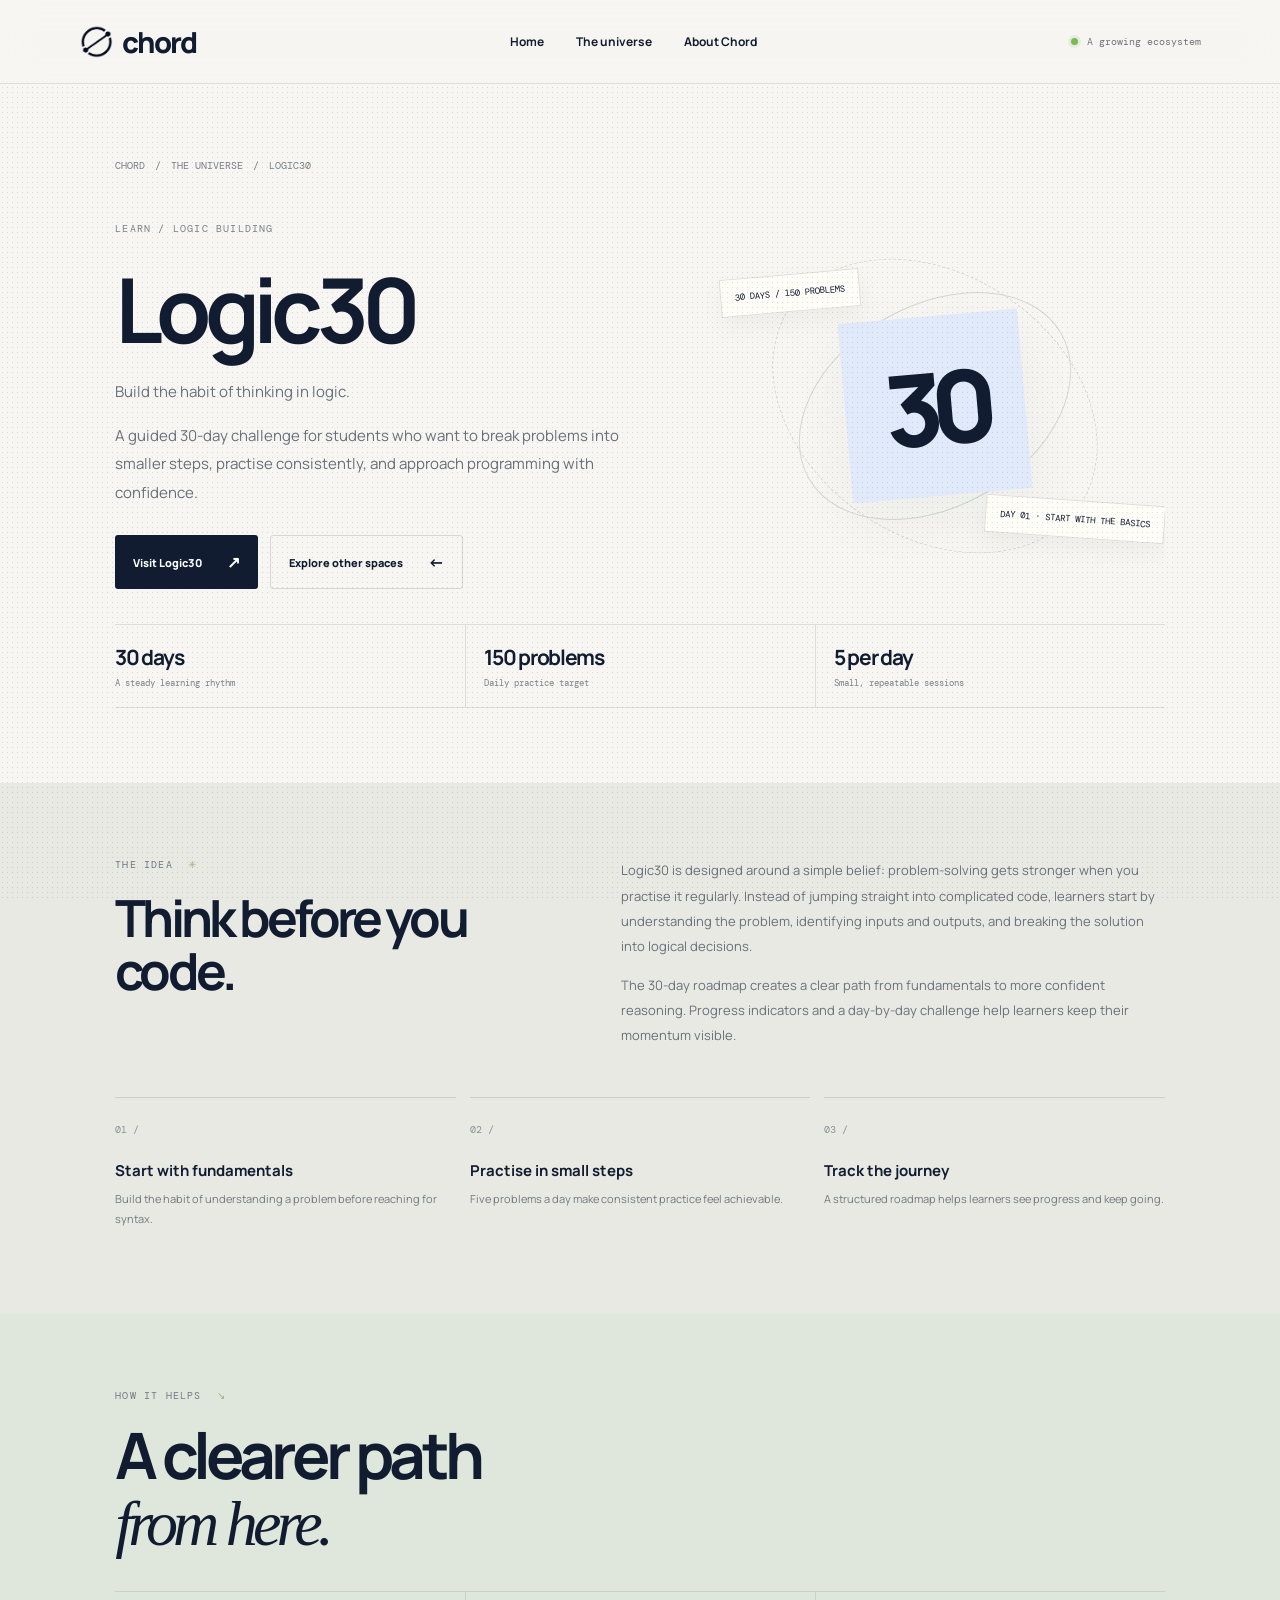
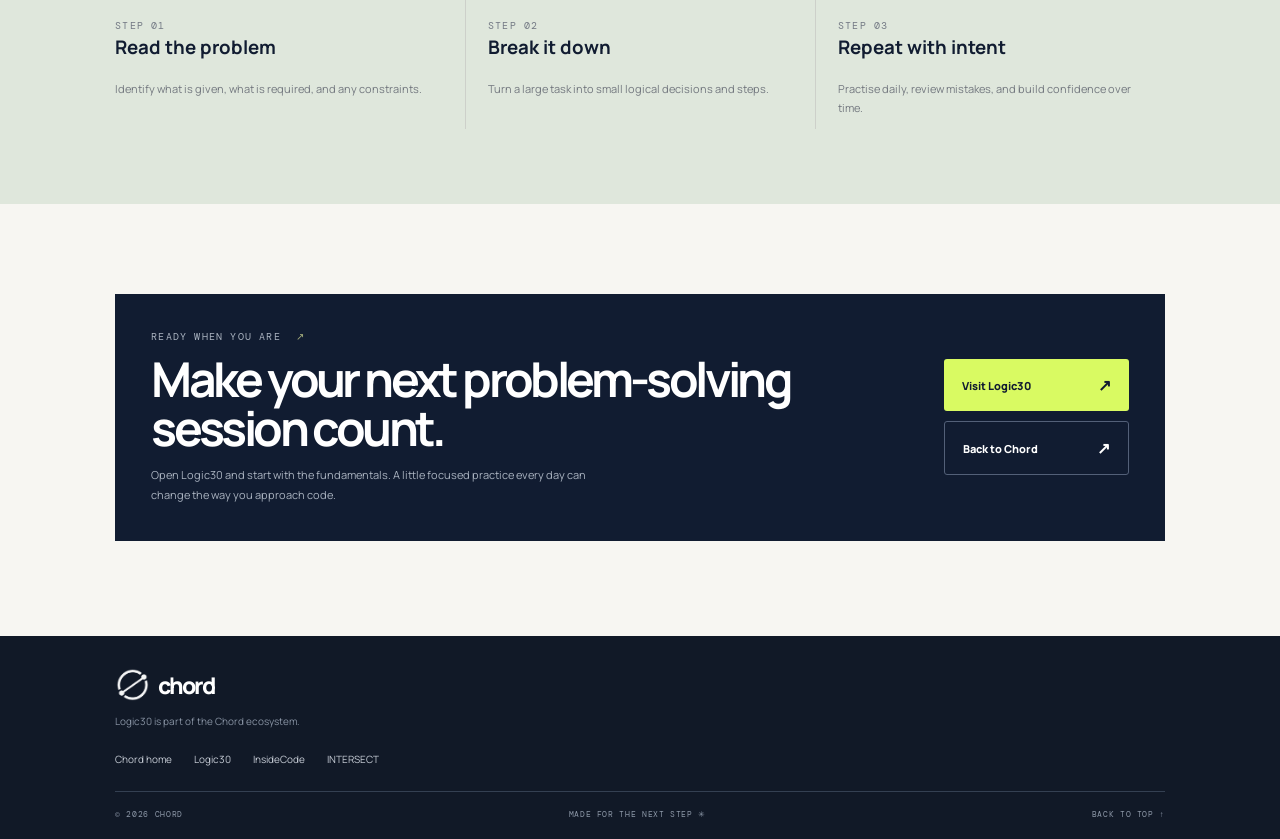
<file: logic30.html>
<!doctype html><html lang="en"><head><meta charset="utf-8"><meta name="viewport" content="width=device-width,initial-scale=1"><meta name="theme-color" content="#f7f6f2"><meta name="description" content="Logic30 — part of the Chord ecosystem."><title>Logic30 — Chord</title><link rel="icon" href="chord-mark.png"><link rel="stylesheet" href="styles.css"></head><body>
<header class="topbar"><a class="brand" href="index.html"><img src="chord-mark.png" alt="Chord symbol"><span>chord</span></a><nav class="nav"><a href="index.html#home">Home</a><a class="active" href="index.html#universe">The universe</a><a href="index.html#about">About Chord</a></nav><div class="top-actions"><span class="status-dot"></span><span>A growing ecosystem</span></div><button class="menu-toggle" aria-label="Toggle navigation"><span></span><span></span></button></header>
<main><section class="detail-hero wrap"><div class="breadcrumb"><a href="index.html">CHORD</a><span>/</span><a href="index.html#universe">THE UNIVERSE</a><span>/</span><span>LOGIC30</span></div><div class="detail-hero-grid"><div class="reveal"><div class="detail-label">LEARN / LOGIC BUILDING</div><h1>Logic30</h1><p class="lead">Build the habit of thinking in logic.</p><p class="lead">A guided 30-day challenge for students who want to break problems into smaller steps, practise consistently, and approach programming with confidence.</p><div class="detail-actions"><a class="button dark" href="https://logic30.pages.dev/" target="_blank" rel="noopener noreferrer">Visit Logic30 <span class="arrow">↗</span></a><a class="button outline" href="index.html#universe">Explore other spaces <span class="arrow">←</span></a></div></div><div class="detail-art logic reveal"><div class="art-badge">30</div><span class="floating a">30 DAYS / 150 PROBLEMS</span><span class="floating b">DAY 01 · START WITH THE BASICS</span></div></div><div class="detail-stat-row reveal"><div class="detail-stat"><strong>30 days</strong><span>A steady learning rhythm</span></div><div class="detail-stat"><strong>150 problems</strong><span>Daily practice target</span></div><div class="detail-stat"><strong>5 per day</strong><span>Small, repeatable sessions</span></div></div></section>
<section class="detail-section soft"><div class="wrap detail-grid"><div class="reveal"><div class="kicker">THE IDEA <span>✳</span></div><h2>Think before you code.</h2></div><div class="reveal body-copy"><p>Logic30 is designed around a simple belief: problem-solving gets stronger when you practise it regularly. Instead of jumping straight into complicated code, learners start by understanding the problem, identifying inputs and outputs, and breaking the solution into logical decisions.</p><p>The 30-day roadmap creates a clear path from fundamentals to more confident reasoning. Progress indicators and a day-by-day challenge help learners keep their momentum visible.</p></div></div><div class="wrap feature-list"><article class="feature reveal"><span class="n">01 /</span><h3>Start with fundamentals</h3><p>Build the habit of understanding a problem before reaching for syntax.</p></article><article class="feature reveal"><span class="n">02 /</span><h3>Practise in small steps</h3><p>Five problems a day make consistent practice feel achievable.</p></article><article class="feature reveal"><span class="n">03 /</span><h3>Track the journey</h3><p>A structured roadmap helps learners see progress and keep going.</p></article></div></section>
<section class="detail-section green"><div class="wrap"><div class="kicker reveal">HOW IT HELPS <span>↘</span></div><h2 class="reveal">A clearer path<br><em>from here.</em></h2><div class="steps"><article class="step reveal"><span class="mono">STEP 01</span><h3>Read the problem</h3><p>Identify what is given, what is required, and any constraints.</p></article><article class="step reveal"><span class="mono">STEP 02</span><h3>Break it down</h3><p>Turn a large task into small logical decisions and steps.</p></article><article class="step reveal"><span class="mono">STEP 03</span><h3>Repeat with intent</h3><p>Practise daily, review mistakes, and build confidence over time.</p></article></div></div></section>
<section class="section wrap"><div class="next-panel reveal"><div><div class="kicker">READY WHEN YOU ARE <span>↗</span></div><h2>Make your next problem-solving session count.</h2><p>Open Logic30 and start with the fundamentals. A little focused practice every day can change the way you approach code.</p></div><div class="actions"><a class="button light" href="https://logic30.pages.dev/" target="_blank" rel="noopener noreferrer">Visit Logic30 <span class="arrow">↗</span></a><a class="button outline" style="color:white;border-color:#536078" href="index.html#universe">Back to Chord <span class="arrow">↗</span></a></div></div></section></main>
<footer class="footer"><a class="brand" href="index.html"><img src="chord-mark.png" alt=""><span>chord</span></a><p>Logic30 is part of the Chord ecosystem.</p><div class="footer-links"><a href="index.html">Chord home</a><a href="logic30.html">Logic30</a><a href="insidecode.html">InsideCode</a><a href="intersect.html">INTERSECT</a></div><div class="footer-bottom"><span>© <span data-year></span> CHORD</span><span>MADE FOR THE NEXT STEP ✳</span><a href="#">BACK TO TOP ↑</a></div></footer><script src="script.js"></script></body></html>
</file>
<file: styles.css>
@import url('https://fonts.googleapis.com/css2?family=DM+Mono:wght@400;500&family=Manrope:wght@400;500;600;700;800&display=swap');
:root{--paper:#f7f6f2;--ink:#111c31;--muted:#73787f;--line:#dcdedc;--acid:#d9fa62;--blue:#dce7fa;--coral:#ff8c6f;--sage:#e9e9e3;--sans:"Manrope",sans-serif;--mono:"DM Mono",monospace}
*{box-sizing:border-box}a{color:inherit;text-decoration:none}html{scroll-behavior:smooth;scroll-padding-top:95px}body{margin:0;background:var(--paper);color:var(--ink);font-family:var(--sans);-webkit-font-smoothing:antialiased}body:before{content:"";position:fixed;inset:0;pointer-events:none;opacity:.14;background-image:radial-gradient(#172239 .45px,transparent .45px);background-size:5px 5px;z-index:10}.topbar{height:84px;position:sticky;top:0;z-index:20;display:flex;align-items:center;justify-content:space-between;padding:0 6.2%;border-bottom:1px solid #111c311c;background:#f7f6f2e8;backdrop-filter:blur(18px)}.brand{display:flex;align-items:center;gap:9px;font-size:29px;font-weight:800;letter-spacing:-1.9px}.brand img{width:34px;height:34px;object-fit:contain;display:block}.nav{display:flex;gap:32px;align-items:center}.nav a{font-size:12px;font-weight:700;color:#73787f;transition:color .2s}.nav a:hover,.nav a.active{color:var(--ink)}.nav a.active:after{display:none}.top-actions{font:10px var(--mono);display:flex;align-items:center;gap:9px;color:#6d727a}.status-dot{width:7px;height:7px;border-radius:50%;background:#7cba58;box-shadow:0 0 0 3px #7cba5826}.menu-toggle{display:none;border:0;background:transparent}.wrap{padding-left:9%;padding-right:9%}.kicker,.mono{font:10px var(--mono);letter-spacing:.12em;color:#737984}.kicker span{color:#a5ae7d;margin-left:8px}h1,h2,h3,p{margin-top:0}h1,h2{letter-spacing:-.075em;line-height:1.02}h1{font-size:clamp(58px,7.2vw,100px);margin:28px 0 24px}h2{font-size:clamp(42px,5vw,68px);margin:20px 0 22px}h1 em,h2 em{font-family:Georgia,serif;font-weight:400;letter-spacing:-.075em}.lead{font-size:15px;line-height:1.9;color:#68707b;max-width:590px}.button{display:inline-flex;align-items:center;justify-content:space-between;gap:25px;padding:15px 18px;font-size:11px;font-weight:800;border-radius:3px;transition:transform .25s,background .25s,box-shadow .25s}.button:hover{transform:translateY(-3px);box-shadow:0 12px 25px #111c311c}.dark{background:var(--ink);color:white}.dark:hover{background:#293b59}.light{background:var(--acid);color:var(--ink)}.outline{border:1px solid #d5d8d1}.arrow{font-size:16px;transition:transform .2s}.button:hover .arrow{transform:translate(3px,-2px)}.hero{min-height:560px;display:grid;grid-template-columns:1.04fr .96fr;gap:5%;align-items:center;padding-top:75px;padding-bottom:75px;position:relative;overflow:hidden}.eyebrow{display:flex;align-items:center;gap:10px}.eyebrow:before{content:"";width:27px;height:1px;background:var(--ink)}.hero-actions{display:flex;gap:14px;flex-wrap:wrap;margin-top:30px}.hero-art{min-height:390px;display:grid;place-items:center;position:relative}.orb{position:absolute;border:1px solid #d5d9d5;border-radius:50%;width:390px;height:275px;transform:rotate(-24deg)}.orb.two{width:470px;height:330px;transform:rotate(32deg)}.orb.three{width:320px;height:390px;transform:rotate(63deg);border-style:dashed}.orb-core{display:flex;align-items:center;gap:8px;font-size:29px;font-weight:800;letter-spacing:-2px;z-index:2}.orb-core img{width:48px;height:48px}.node{position:absolute;z-index:3;width:130px;padding:14px;background:#e8f1ff;border:1px solid #d8e1ec;box-shadow:0 15px 35px #17223910;transition:transform .3s,box-shadow .3s}.node:hover{transform:translateY(-6px) rotate(0)!important;box-shadow:0 20px 40px #17223920}.node b{display:block;font-size:12px;margin-top:6px}.node small{font:9px var(--mono);color:#727a86}.node .symbol{font-size:20px}.node.build{background:#e8efcd;top:25px;right:1%;transform:rotate(5deg)}.node.learn{background:#e1eafa;top:30px;left:0;transform:rotate(-5deg)}.node.career{background:#ffe3d8;bottom:25px;left:10%;transform:rotate(4deg)}.orbit-caption{position:absolute;bottom:0;right:0;font:9px var(--mono);color:#6e747e;display:flex;gap:9px;align-items:center}.orbit-caption:after{content:"";width:30px;height:1px;background:#b7bbb9}.section{padding-top:90px;padding-bottom:95px}.manifesto{background:#e9e9e3}.split{display:grid;grid-template-columns:1fr .72fr;gap:12%;align-items:end;margin-top:30px}.split p,.body-copy p{font-size:13px;line-height:1.95;color:#68707a}.principles{display:grid;grid-template-columns:repeat(3,1fr);border-top:1px solid #cdd0ca;margin-top:55px}.principle{padding:24px 24px 0 0}.principle+.principle{border-left:1px solid #cdd0ca;padding-left:25px}.principle h3{font-size:17px;margin:26px 0 9px}.principle p{font-size:11px;line-height:1.8;color:#73787f}.universe-head{display:flex;justify-content:space-between;align-items:end;gap:30px}.universe-head p{max-width:230px;font-size:12px;line-height:1.8;color:#73787f}.filters{display:flex;gap:8px;margin:34px 0 24px;flex-wrap:wrap}.filter{border:1px solid #d7d9d5;background:transparent;padding:10px 15px;font-size:10px;color:#777c83;cursor:pointer;transition:all .2s}.filter:hover,.filter.active{background:var(--ink);color:white;border-color:var(--ink)}.cards{display:grid;grid-template-columns:repeat(3,minmax(0,1fr));gap:16px}.card{border:1px solid #dedfd9;background:#fbfaf6;display:flex;flex-direction:column;min-width:0;transition:transform .35s,box-shadow .35s}.card:hover{transform:translateY(-7px);box-shadow:0 20px 45px #17223912}.card.hide{display:none}.card-top{display:flex;justify-content:space-between;padding:17px;font:9px var(--mono);color:#80858a;letter-spacing:.1em}.live{color:#667d54}.visual{height:190px;display:grid;place-items:center;position:relative;overflow:hidden}.visual .visual-tag{position:absolute;bottom:13px;left:15px;font:8px var(--mono);letter-spacing:.1em}.logic-visual{background:#e1eafa}.logic-visual strong{font-size:135px;letter-spacing:-.14em}.logic-visual:after{content:"";position:absolute;inset:0;background:repeating-linear-gradient(135deg,transparent 0 19px,#ffffff5e 20px 21px)}.git-visual{background:#18243a;color:#e2e8f2}.terminal{width:86%;border:1px solid #526078;background:#111b2c;padding:16px 12px;transform:rotate(-2deg);font:8px/2 var(--mono);transition:transform .35s}.card:hover .terminal{transform:rotate(0) scale(1.02)}.terminal b{color:var(--acid);font-weight:400}.terminal em{color:#ffad92;font-style:normal}.intersect-visual{background:#ffe2d7}.intersect-visual strong{font-size:27px;line-height:1.03;text-align:right;letter-spacing:-.08em;position:absolute;right:18px;top:38px}.intersect-visual:before{content:"";position:absolute;left:20px;top:30px;width:100px;height:100px;border:9px solid var(--ink);border-radius:50%;box-shadow:24px 24px 0 -8px #ffe2d7,24px 24px 0 1px var(--ink)}.card-content{padding:21px;display:flex;flex-direction:column;flex:1}.card-content .kicker{font-size:8px}.card h3{font-size:26px;letter-spacing:-.07em;margin:12px 0}.card-content p{font-size:11px;line-height:1.85;color:#707680;min-height:78px}.meta{display:flex;gap:7px;flex-wrap:wrap;margin:0 0 18px}.meta span{font:8px var(--mono);padding:7px;border:1px solid #e1e2dc;color:#777c83}.card-actions{display:flex;gap:8px;margin-top:auto}.card-actions .button{flex:1;padding:13px 11px;font-size:10px}.circle-link{width:42px;border:1px solid #d9dbd5;display:grid;place-items:center;transition:all .25s}.circle-link:hover{background:var(--acid);transform:rotate(45deg)}.future{margin-top:24px;padding:22px;border:1px dashed #c8cbc5;display:flex;gap:17px;align-items:center}.plus{width:42px;height:42px;background:#e8e9e2;display:grid;place-items:center;font-size:24px}.future h3{font-size:17px;margin:7px 0}.future p{font-size:11px;color:#73787f;margin:0}.about{background:#dfe7dc}.about-layout{display:grid;grid-template-columns:1fr .75fr;gap:12%;margin-top:45px}.about-copy .big{font-size:18px;line-height:1.7;color:var(--ink)}.values{display:grid;grid-template-columns:repeat(3,1fr);gap:20px;border-top:1px solid #c1cfc0;margin-top:55px;padding-top:20px}.values b{font-size:12px}.values p{font-size:10px;line-height:1.7;color:#687468}.footer{padding:32px 9% 20px;background:#111927;color:#c8ced7}.footer .brand{color:white;font-size:23px}.footer .brand img{filter:brightness(0) invert(1);opacity:.96}.footer p{font-size:10px;color:#8893a3;margin:12px 0 24px}.footer-links{display:flex;gap:22px;flex-wrap:wrap;font-size:10px}.footer a:hover{color:var(--acid)}.footer-bottom{border-top:1px solid #344052;margin-top:25px;padding-top:17px;display:flex;justify-content:space-between;gap:15px;font:8px var(--mono);letter-spacing:.08em;color:#8d98a8}
.detail-hero{padding-top:75px;padding-bottom:75px;position:relative;overflow:hidden}.breadcrumb{font:10px var(--mono);color:#7a8089;display:flex;gap:10px;align-items:center;margin-bottom:50px}.breadcrumb a:hover{color:var(--ink)}.detail-hero-grid{display:grid;grid-template-columns:1.05fr .95fr;gap:8%;align-items:center}.detail-hero h1{font-size:clamp(54px,7vw,90px)}.detail-hero .lead{max-width:520px}.detail-label{font:10px var(--mono);letter-spacing:.12em;color:#7a8089}.detail-art{min-height:320px;display:grid;place-items:center;position:relative;overflow:hidden}.detail-art:before,.detail-art:after{content:"";position:absolute;border:1px solid #d3d8d3;border-radius:50%;width:290px;height:200px;transform:rotate(-30deg)}.detail-art:after{width:350px;height:260px;transform:rotate(35deg);border-style:dashed}.art-badge{width:180px;height:180px;display:grid;place-items:center;position:relative;z-index:2;font-size:100px;font-weight:800;letter-spacing:-.12em;background:#e1eafa;box-shadow:0 20px 60px #1722390c;transform:rotate(-5deg);transition:transform .5s}.detail-art:hover .art-badge{transform:rotate(0) scale(1.04)}.detail-art.git .art-badge{background:#e8efcd;font-size:45px;letter-spacing:-.1em}.detail-art.intersect .art-badge{background:#ffe3d8;font-size:26px;letter-spacing:-.06em;text-align:center;line-height:1}.detail-art .floating{position:absolute;z-index:3;padding:12px 14px;background:#fffdf8;border:1px solid #dedfd9;font:9px var(--mono);box-shadow:0 10px 25px #1722390b}.floating.a{top:28px;left:3%;transform:rotate(-5deg)}.floating.b{right:0;bottom:28px;transform:rotate(4deg)}.detail-actions{display:flex;gap:12px;flex-wrap:wrap;margin-top:28px}.detail-stat-row{display:grid;grid-template-columns:repeat(3,1fr);border-top:1px solid var(--line);border-bottom:1px solid var(--line);margin-top:35px}.detail-stat{padding:18px 14px 18px 0}.detail-stat+.detail-stat{border-left:1px solid var(--line);padding-left:18px}.detail-stat strong{display:block;font-size:21px;letter-spacing:-.06em}.detail-stat span{display:block;font:9px var(--mono);color:#7c828a;margin-top:6px}.detail-section{padding-top:75px;padding-bottom:75px}.detail-section.soft{background:#e9e9e3}.detail-section.green{background:#dfe7dc}.detail-grid{display:grid;grid-template-columns:.7fr 1fr;gap:12%}.detail-grid h2{font-size:clamp(38px,4vw,56px)}.detail-grid p{font-size:13px;line-height:1.95;color:#68707a}.feature-list{display:grid;grid-template-columns:repeat(3,1fr);gap:14px;margin-top:35px}.feature{border-top:1px solid #cdd0ca;padding-top:18px}.feature .n{font:10px var(--mono);color:#8c9296}.feature h3{font-size:15px;margin:22px 0 8px}.feature p{font-size:11px;line-height:1.8;color:#73787f}.steps{display:grid;grid-template-columns:repeat(3,1fr);gap:0;margin-top:35px;border-top:1px solid #cdd0ca}.step{padding:20px 22px 0 0}.step+.step{border-left:1px solid #cdd0ca;padding-left:22px}.step b{font-size:13px}.step p{font-size:11px;line-height:1.8;color:#73787f;margin-top:9px}.next-panel{padding:36px;background:var(--ink);color:white;display:flex;align-items:center;justify-content:space-between;gap:30px}.next-panel h2{font-size:clamp(32px,4vw,48px);margin:12px 0}.next-panel p{font-size:11px;line-height:1.8;color:#aab3c0;max-width:460px;margin:0}.next-panel .kicker{color:#aab3c0}.next-panel .actions{display:flex;flex-direction:column;gap:10px;min-width:185px}.next-panel .button{width:100%}.reveal{opacity:0;transform:translateY(20px);transition:opacity .7s,transform .7s cubic-bezier(.2,.7,.2,1)}.reveal.visible{opacity:1;transform:translateY(0)}@media(max-width:950px){.wrap{padding-left:6%;padding-right:6%}.hero{grid-template-columns:1fr 1fr}.hero-art{transform:scale(.88)}.cards{gap:10px}.card-content{padding:16px}.card h3{font-size:23px}.card-actions .button{gap:10px}.detail-hero-grid{gap:3%}.orb{width:320px;height:240px}.orb.two{width:380px;height:290px}}@media(max-width:720px){.topbar{height:70px;padding:0 5%}.brand{font-size:25px}.brand img{width:31px;height:31px}.top-actions{display:none}.menu-toggle{display:flex;flex-direction:column;gap:5px;padding:8px}.menu-toggle span{width:20px;height:1px;background:var(--ink)}.nav{display:none;position:absolute;top:69px;left:0;right:0;background:var(--paper);padding:22px 6%;flex-direction:column;align-items:flex-start;border-bottom:1px solid var(--line)}.nav.open{display:flex}.nav a.active:after{display:none}.hero{display:flex;flex-direction:column;align-items:stretch;padding-top:55px;padding-bottom:55px;gap:15px}.hero-art{min-height:340px;transform:none}.orb{width:300px;height:220px}.orb.two{width:350px;height:270px}.orb.three{width:260px;height:320px}.node{width:112px;padding:11px}.node.learn{top:15px}.node.build{top:20px}.node.career{bottom:12px}.section{padding-top:65px;padding-bottom:65px}.split,.about-layout,.detail-hero-grid,.detail-grid{grid-template-columns:1fr;gap:20px}.principles,.cards,.values,.feature-list,.steps{grid-template-columns:1fr}.principle,.principle+.principle{padding:20px 0;border-left:0;border-top:1px solid #cdd0ca}.principle h3{margin:14px 0 8px}.universe-head{display:block}.universe-head p{margin-top:15px}.cards{gap:15px}.visual{height:220px}.card-content{padding:21px}.card-content p{min-height:0}.future{align-items:flex-start}.about-layout{margin-top:28px}.values{gap:12px}.values>div{display:grid;grid-template-columns:1fr}.detail-hero{padding-top:45px;padding-bottom:50px}.breadcrumb{margin-bottom:35px}.detail-art{min-height:270px}.art-badge{width:150px;height:150px}.detail-stat-row{margin-top:25px}.detail-section{padding-top:55px;padding-bottom:55px}.feature{padding:17px 0 0}.feature h3{margin:10px 0}.step,.step+.step{padding:17px 0;border-left:0;border-top:1px solid #cdd0ca}.next-panel{padding:27px;display:block}.next-panel .actions{margin-top:25px}.footer{padding:30px 6% 20px}.footer-bottom{flex-wrap:wrap}.footer-bottom span:nth-child(2){display:none}}@media(prefers-reduced-motion:reduce){*,*:before,*:after{scroll-behavior:auto!important;transition-duration:.01ms!important;animation-duration:.01ms!important}.reveal{opacity:1;transform:none}}

/* Refinements based on the latest visual direction */
.manifesto>.kicker,.manifesto>.split,.manifesto>.principles{max-width:1550px;margin-left:auto;margin-right:auto;padding-left:9%;padding-right:9%}
.manifesto>.kicker{padding-top:0}
.manifesto>.split{margin-top:30px}
.manifesto>.principles{margin-top:55px}
.manifesto .split{grid-template-columns:1fr .72fr;gap:12%;align-items:center}
.manifesto .split>div .button{border:0;padding:10px 0;border-radius:0;background:transparent;box-shadow:none;text-decoration:none;border-bottom:0}
.manifesto .split>div .button:hover{transform:translateY(-2px);box-shadow:none}
.manifesto .principle{padding-top:24px}
.nav a,.brand,.footer-links a{color:inherit;text-decoration:none}
.nav a:hover{color:var(--ink)}
.about{position:relative;overflow:hidden}
.about .wrap{position:relative}
.about-mark{position:absolute;right:9%;top:45px;font:italic 76px Georgia,serif;letter-spacing:-.08em;color:var(--ink);line-height:1}
.closing-cta{background:#111c31;color:#f7f6f2;padding:90px 9%;overflow:hidden;position:relative}
.closing-grid{max-width:1550px;margin:0 auto;display:grid;grid-template-columns:.72fr 1fr;gap:12%;align-items:center}
.closing-orbit{height:290px;position:relative;display:grid;place-items:center}
.closing-orbit:before,.closing-orbit:after{content:"";position:absolute;border:1px solid #657086;border-radius:50%;width:245px;height:190px;transform:rotate(35deg)}
.closing-orbit:after{width:285px;height:230px;transform:rotate(-30deg);border-style:dashed}
.closing-core{width:82px;height:82px;border-radius:50%;background:var(--acid);color:var(--ink);display:grid;place-items:center;font:italic 55px Georgia,serif;z-index:2}
.closing-dot{position:absolute;width:14px;height:14px;border-radius:50%;z-index:3}
.closing-dot.coral{background:var(--coral);top:26px;left:27%}.closing-dot.blue{background:#a8c5ff;bottom:27px;left:16%}.closing-dot.orange{background:var(--coral);right:13%;top:48%}
.closing-cta h2{font-size:clamp(42px,5.3vw,76px);margin:22px 0}
.closing-cta p{font-size:13px;color:#aab3c0;line-height:1.8}
.closing-cta .kicker{color:#aab3c0}
.closing-cta .button{margin-top:13px}
@media(max-width:720px){.manifesto>.kicker,.manifesto>.split,.manifesto>.principles{padding-left:6%;padding-right:6%}.manifesto .split{grid-template-columns:1fr;gap:20px}.manifesto>.principles{margin-top:35px}.about-mark{right:7%;top:26px;font-size:54px}.closing-cta{padding:55px 6%}.closing-grid{grid-template-columns:1fr;gap:20px}.closing-orbit{height:230px;order:2}.closing-cta h2{font-size:43px}}


/* Folio Space addition and ecosystem polish */
.node.folio-node{top:46%;right:-1%;transform:rotate(-4deg);background:#f3e5d7;border-color:#e4c7ad;animation:nodeFloat 7s ease-in-out infinite}
.node.folio-node:hover{transform:translateY(-6px) rotate(0)!important}
@keyframes nodeFloat{0%,100%{translate:0 0}50%{translate:0 -8px}}
.cards{grid-template-columns:repeat(4,minmax(0,1fr));gap:16px}
.card{border-radius:8px;overflow:hidden;box-shadow:0 5px 20px #111c3108}
.card:hover{box-shadow:0 22px 45px #111c3115;transform:translateY(-5px)}
.visual{position:relative;overflow:hidden}
.folio-visual{height:220px;background:#e9e7dc;display:grid;place-items:center;isolation:isolate}
.folio-visual:before,.folio-visual:after{content:"";position:absolute;border:1px solid #a9ad9d66;border-radius:50%;width:310px;height:180px;transform:rotate(-25deg);animation:folioOrbit 22s linear infinite;z-index:-1}
.folio-visual:after{width:250px;height:220px;transform:rotate(42deg);animation-direction:reverse;border-style:dashed}
.folio-sheet{position:relative;width:145px;height:154px;background:#fffdf8;border:1px solid #d9d4c6;box-shadow:12px 14px 0 #b8b9a6,0 20px 35px #363d2b20;transform:rotate(-5deg);padding:22px 17px;transition:transform .45s cubic-bezier(.2,.8,.2,1)}
.card:hover .folio-sheet{transform:rotate(0deg) translateY(-5px)}
.folio-sheet:before{content:"";position:absolute;top:0;bottom:0;left:10px;width:1px;background:#df9f83}
.folio-lines{display:block;height:5px;width:78px;background:#d7d8cc;border-radius:2px;margin:8px 0}
.folio-lines.short{width:52px}
.folio-mark{position:absolute;right:13px;top:12px;color:#bd6547;font:italic 24px Georgia,serif}
.folio-caption{display:block;margin-top:19px;font:8px var(--mono);letter-spacing:.1em;color:#72766b}
.folio-visual .visual-tag{position:absolute;left:15px;bottom:13px;color:#666e5c}
@keyframes folioOrbit{to{transform:rotate(335deg)}}
@media(max-width:1100px){.cards{grid-template-columns:repeat(2,minmax(0,1fr));gap:14px}.node.folio-node{right:0;top:48%}}
@media(max-width:720px){.cards{grid-template-columns:1fr}.node.folio-node{top:auto;bottom:82px;right:0}.folio-visual{height:210px}}
@media(prefers-reduced-motion:reduce){.node.folio-node,.folio-visual:before,.folio-visual:after{animation:none}.card,.folio-sheet{transition:none}}

/* INTERSECT card artwork: clean, intentional geometry with no text collision */
.intersect-visual{isolation:isolate;background:#ffe2d7;min-height:190px}
.intersect-visual strong{z-index:2;right:16px;top:50%;transform:translateY(-50%);width:62%;font-size:clamp(18px,2vw,27px);line-height:1.02;text-align:right;letter-spacing:-.075em}
.intersect-visual:before{left:18px;top:50%;transform:translateY(-50%) rotate(-18deg);width:64px;height:64px;border:3px solid var(--ink);border-radius:18px;box-shadow:none;background:transparent;z-index:1}
.intersect-visual:after{content:"";position:absolute;left:39px;top:50%;width:3px;height:76px;background:var(--coral);border-radius:3px;transform:translateY(-50%) rotate(42deg);z-index:1}
.intersect-visual .visual-tag{z-index:3;font-size:7px;letter-spacing:.08em}
@media(max-width:1200px){.intersect-visual strong{font-size:clamp(19px,2.7vw,25px);width:65%}.intersect-visual:before{width:55px;height:55px;left:14px}.intersect-visual:after{left:32px;height:65px}}
@media(max-width:720px){.intersect-visual{height:220px}.intersect-visual strong{font-size:clamp(24px,6vw,30px);right:18px;width:67%}.intersect-visual:before{width:68px;height:68px;left:20px}.intersect-visual:after{left:43px;height:80px}}
</file>
